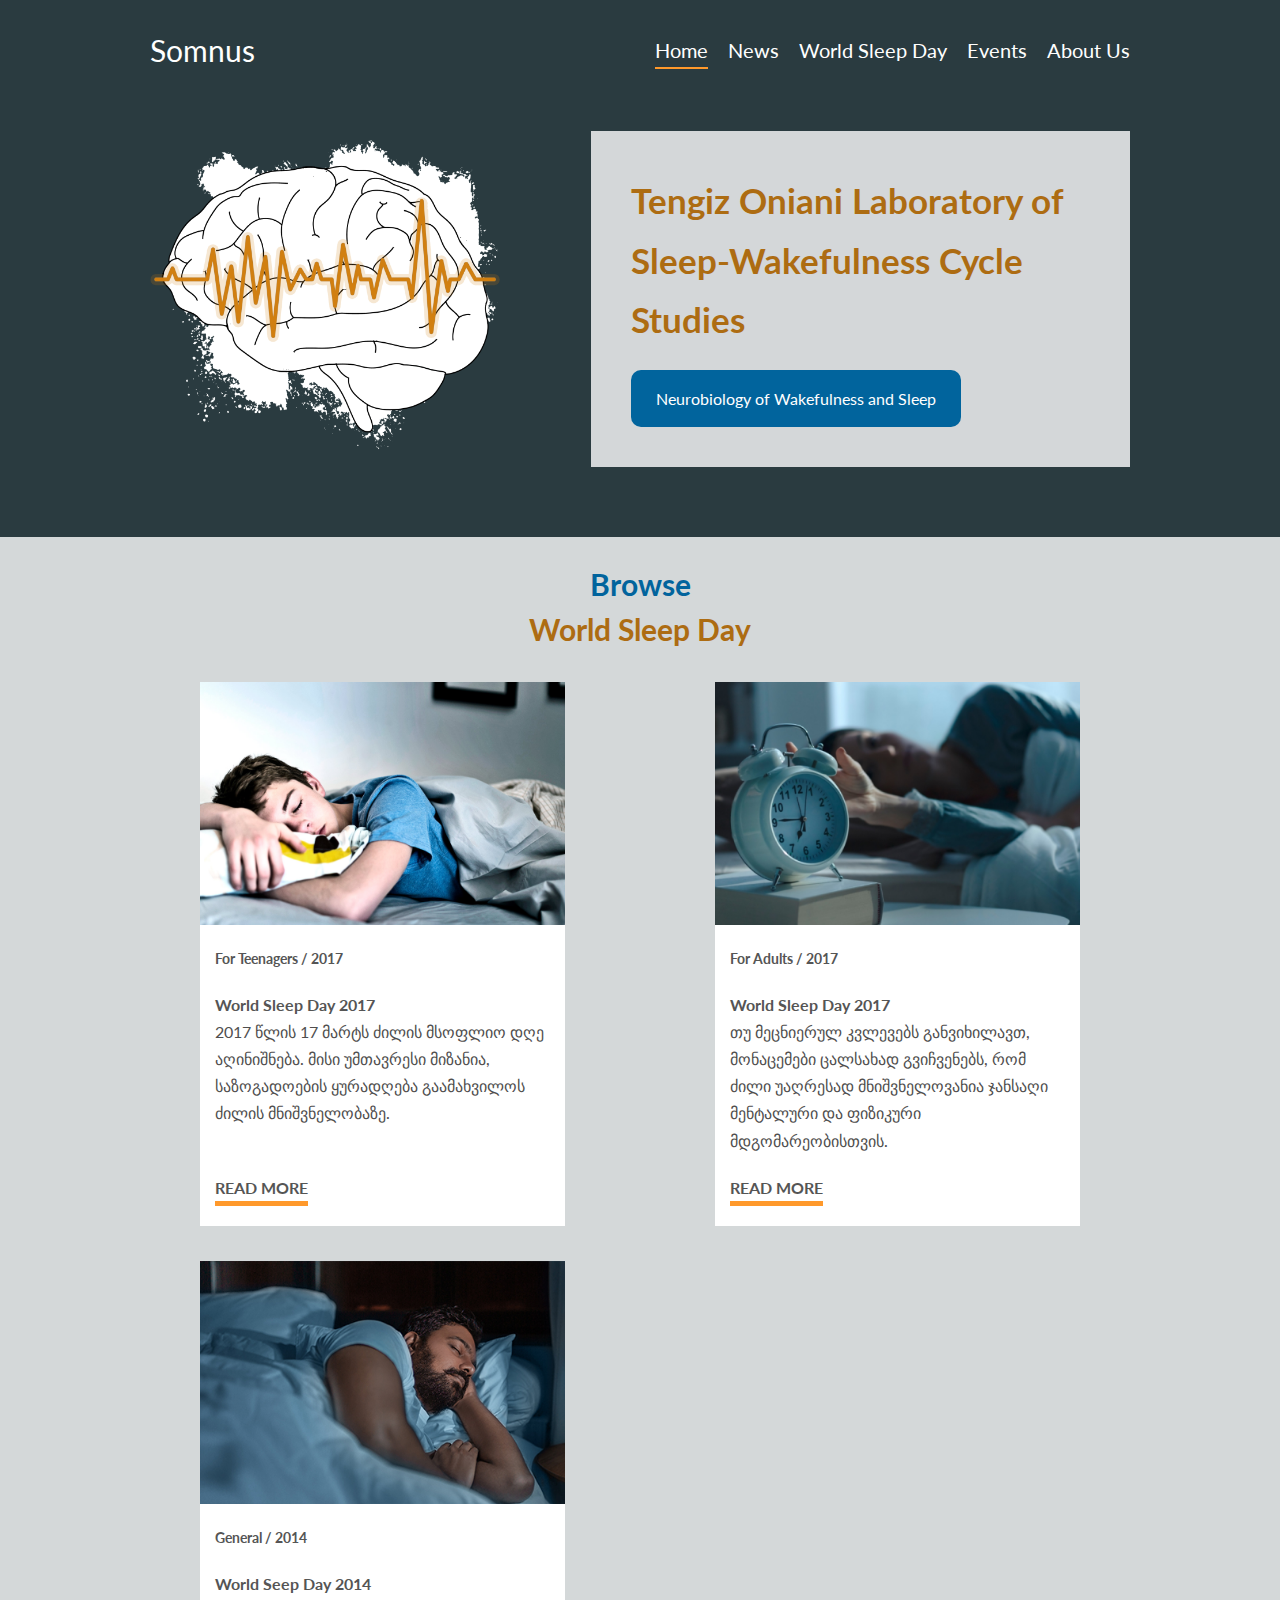
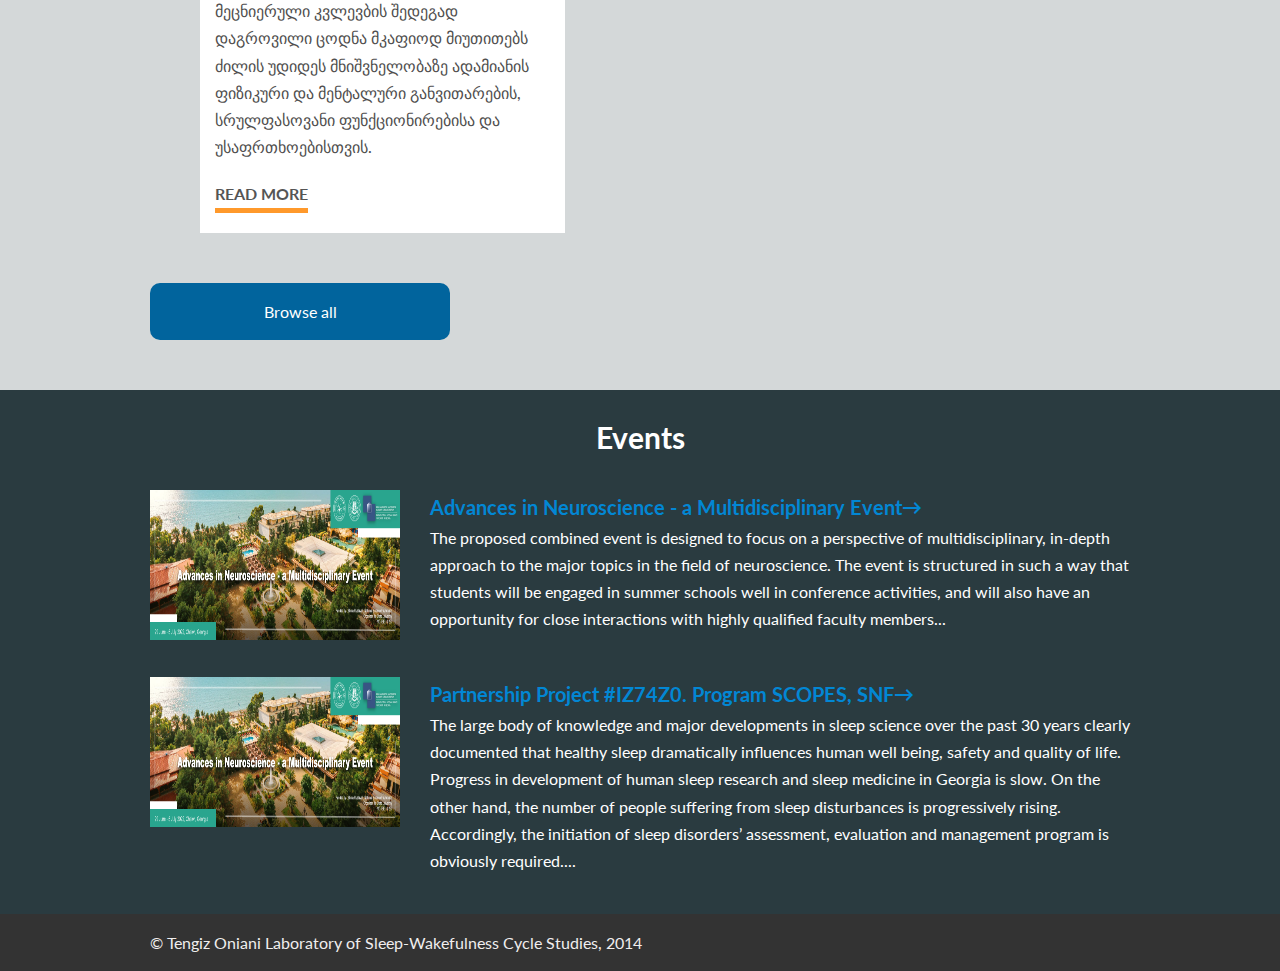
<file: index.html>
<!DOCTYPE html>
<html lang="en">
  <head>
    <meta charset="UTF-8" />
    <meta http-equiv="X-UA-Compatible" content="IE=edge" />
    <meta name="viewport" content="width=device-width, initial-scale=1.0" />

    <link href="https://fonts.googleapis.com/css?family=Lato:100,300,400,700,900" rel="stylesheet" />
    <link rel="stylesheet" type="text/css" href="css/main.min.css" />    

    <title>Somnus</title>
  </head>
  <body>
    <!-- Application -->
    <div class="container">

      <!-- Header -->
      <header class="header">
        <!-- Title -->
        <div class="header__logo-box">
          <span class="header__text">Somnus</span>
        </div>

        <!-- Navbar -->
        <nav class="navigation">
          <ul class="navigation__list">
            <li class="navigation__item navigation__item--active"><a href="index.html" class="navigation__link">Home</a></li>
            <li class="navigation__item"><a href="news.html" class="navigation__link">News</a></li>
            <li class="navigation__item"><a href="wsds.html" class="navigation__link">World Sleep Day</a></li>
            <li class="navigation__item"><a href="#events" class="navigation__link">Events</a></li>
            <li class="navigation__item"><a href="#" class="navigation__link">About Us</a></li>
          </ul>
        </nav>
      </header>
      <header class="header-fixed" id="fixed-header">
        <!-- Title -->
        <div class="header-fixed__logo-box">
          <span class="header-fixed__text">Somnus</span>
        </div>

        <!-- Navbar -->
        <nav class="navigation">
          <ul class="navigation__list">
            <li class="navigation__item navigation__item--active"><a href="index.html" class="navigation__link">Home</a></li>
            <li class="navigation__item"><a href="news.html" class="navigation__link">News</a></li>
            <li class="navigation__item"><a href="wsds.html" class="navigation__link">World Sleep Day</a></li>
            <li class="navigation__item"><a href="#events" class="navigation__link">Events</a></li>
            <li class="navigation__item"><a href="#" class="navigation__link">About Us</a></li>
          </ul>
        </nav>
      </header>

      <!-- Main -->
      <main class="content">
        <!-- Home -->
        <section class="home">
          <div class="home__image-box">
            <img src="/img/White Brain.png" alt="White Brain.png" class="home__image">
          </div>
          <div class="home__content-box">
            <h2 class="home__title">Tengiz Oniani Laboratory of Sleep-Wakefulness Cycle Studies</h2>
            <a href="#" class="btn-rounded home__redirect">Neurobiology of Wakefulness and Sleep</a>
          </div>
        </section>
        <!-- Browse world sleep day -->
        <section class="world-sleep-day">
          <div class="world-sleep-day__heading">
            <h2 class="world-sleep-day__title-action">Browse</h2>
            <h2 class="world-sleep-day__title">World Sleep Day</h2>
          </div>
          <div class="carousel">
            <div class="carousel__item">
              <div class="carousel__image-box">
                <img src="/img/wsd-teenager.png" alt="wsd-baby.png" class="carousel__image">
              </div>
              <div class="carousel__content">
                <div class="carousel__label">For Teenagers / 2017</div>
                <h4 class="carousel__title">World Sleep Day 2017</h4>
                <p class="carousel__description">2017 წლის 17 მარტს ძილის მსოფლიო დღე აღინიშნება. მისი უმთავრესი მიზანია, საზოგადოების ყურადღება გაამახვილოს ძილის მნიშვნელობაზე.</p>
                <a href="/pdf/WSD2017T.pdf" target="_blank" class="carousel__action">Read more</a>
              </div>                
            </div>
            <div class="carousel__item">
              <div class="carousel__image-box">
                <img src="/img/wsd-adult.png" alt="wsd-baby.png" class="carousel__image">
              </div>
              <div class="carousel__content">
                <div class="carousel__label">For Adults / 2017</div>
                <h4 class="carousel__title">World Sleep Day 2017</h4>
                <p class="carousel__description">თუ მეცნიერულ კვლევებს განვიხილავთ, მონაცემები ცალსახად გვიჩვენებს, რომ ძილი უაღრესად მნიშვნელოვანია ჯანსაღი მენტალური და ფიზიკური მდგომარეობისთვის.</p>
                <a href="/pdf/WSD2017A.pdf" target="_blank" class="carousel__action">Read more</a>
              </div>                
            </div>
            <div class="carousel__item">
              <div class="carousel__image-box">
                <img src="/img/wsd-general.png" alt="wsd-baby.png" class="carousel__image">
              </div>
              <div class="carousel__content">
                <div class="carousel__label">General / 2014</div>
                <h4 class="carousel__title">World Seep Day 2014</h4>
                <p class="carousel__description">მეცნიერული კვლევბის შედეგად დაგროვილი ცოდნა მკაფიოდ მიუთითებს ძილის უდიდეს მნიშვნელობაზე ადამიანის ფიზიკური და მენტალური განვითარების, სრულფასოვანი ფუნქციონირებისა და უსაფრთხოებისთვის.</p>
                <a href="/pdf/WSD2014.pdf" target="_blank" class="carousel__action">Read more</a>
              </div>                
            </div>          
          </div>
          <a href="wsds.html" class="world-sleep-day__browse btn-rounded">Browse all</a>
        </section>
        <!-- Events -->
        <section class="events" id="events">
          <div class="events__heading">
            <h2 class="events__main-title">Events</h2>
          </div>
          <ul class="events__list">
            <li class="events__item">
              <div class="events__image-box">
                <img src="/img/cover2.png" alt="cover-2.png" class="events__image">
              </div>
              <div class="events__content">
                <a href="chaqvi.html" class="events__title">Advances in Neuroscience - a Multidisciplinary Event</a>
                <p class="events__description">The proposed combined event is designed to focus on a perspective of multidisciplinary, in-depth approach to the major topics in the field of neuroscience. The event is structured in such a way that students will be engaged in summer schools well in conference activities, and will also have an opportunity for close interactions with highly qualified faculty
                  members...</p>
              </div>
            </li>
            <li class="events__item">
              <div class="events__image-box">
                <img src="/img/cover2.png" alt="cover-1.png" class="events__image">
              </div>
              <div class="events__content">
                <a href="scopus.html" class="events__title">Partnership Project #IZ74Z0. Program SCOPES, SNF</a>
                <p class="events__description">The large body of knowledge and major developments in sleep science over the past 30 years clearly documented that healthy sleep dramatically influences human well being, safety and quality of life.

                  Progress in development of human sleep research and sleep medicine in Georgia is slow. On the other hand, the number of people suffering from sleep disturbances is progressively rising. Accordingly, the initiation of sleep disorders’ assessment, evaluation and management program is obviously required....</p>
              </div>
            </li>
          </ul>
        </section>
      </main>

      <!-- Footer -->
      <footer class="footer">
        &copy; Tengiz Oniani Laboratory of Sleep-Wakefulness Cycle Studies, 2014
      </footer>
    </div>

    <script>
      window.onscroll = function() {scrollFunction()};

      function scrollFunction() {
        if (document.body.scrollTop > 60 || document.documentElement.scrollTop > 60) {
          document.getElementById("fixed-header").style.display = "flex";
        } else {
          document.getElementById("fixed-header").style.display = "none";
        }
      }
    </script>
  </body>
</html>
</file>
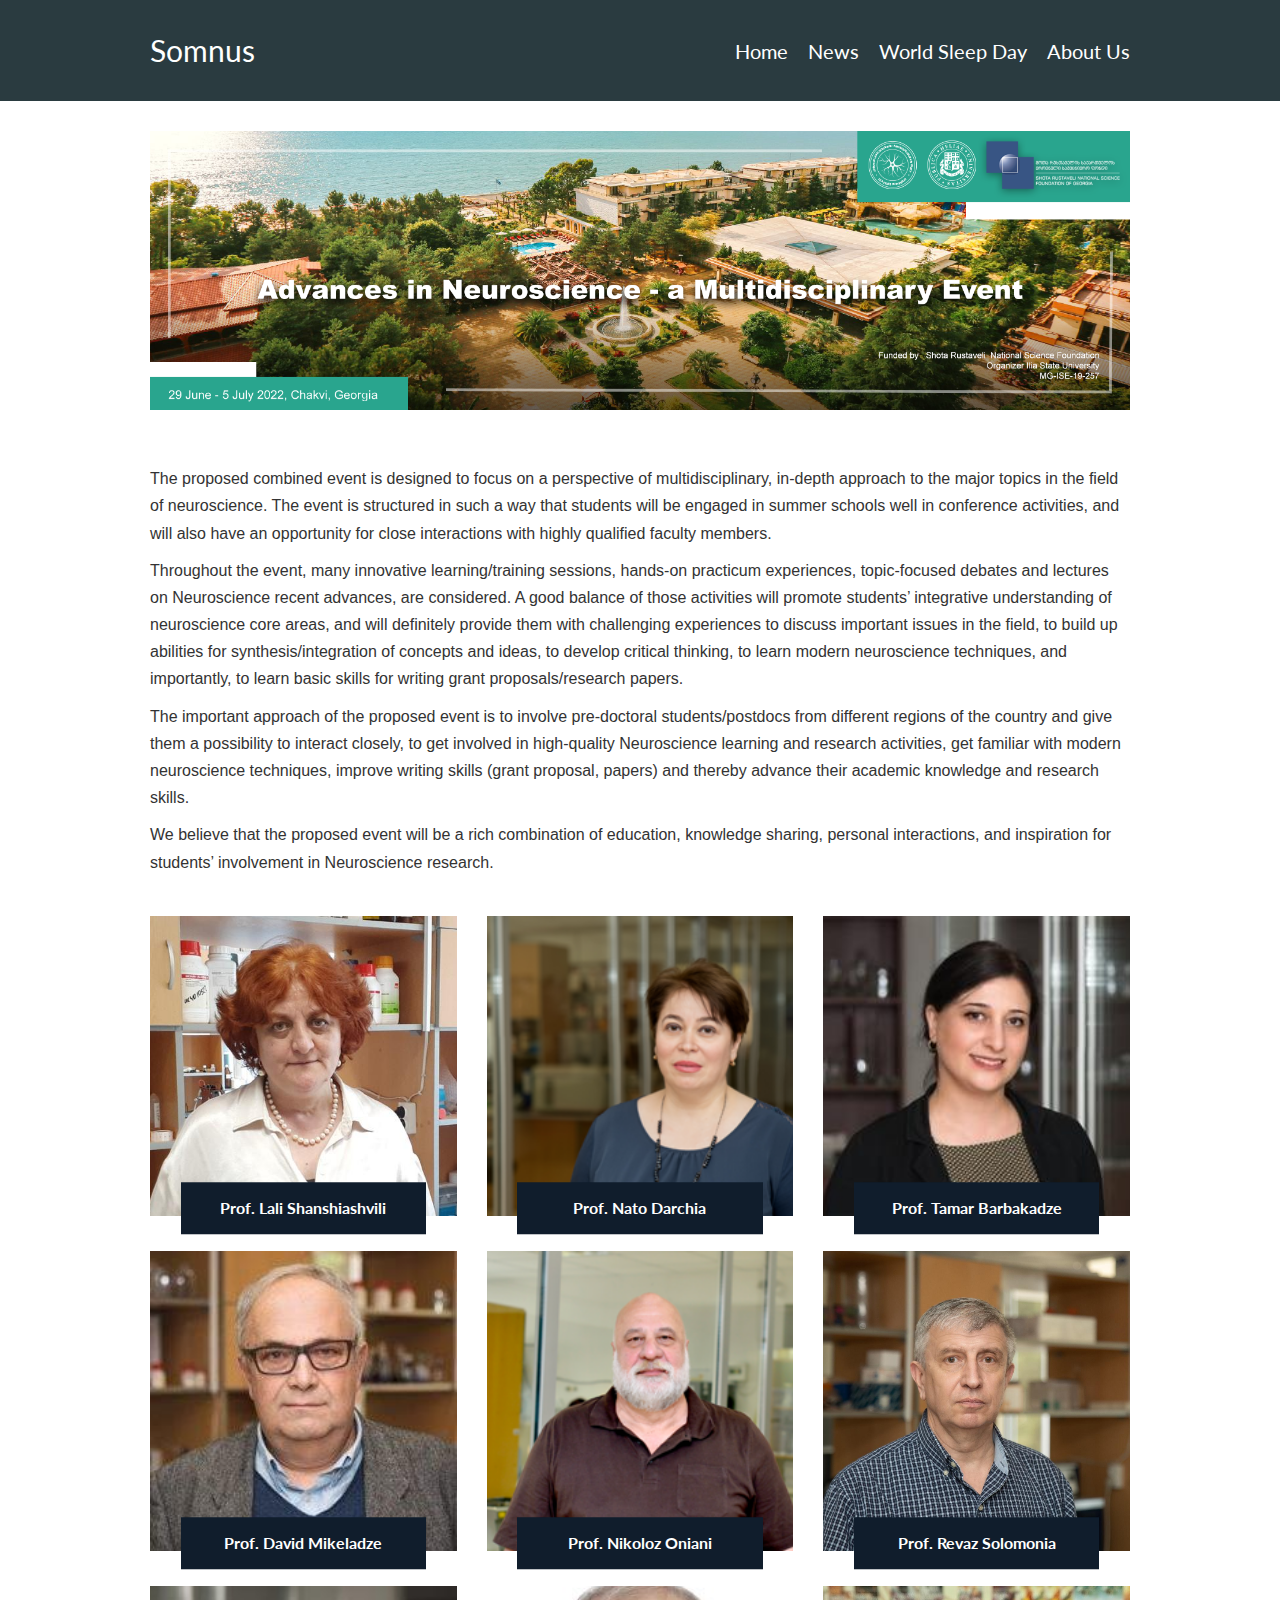
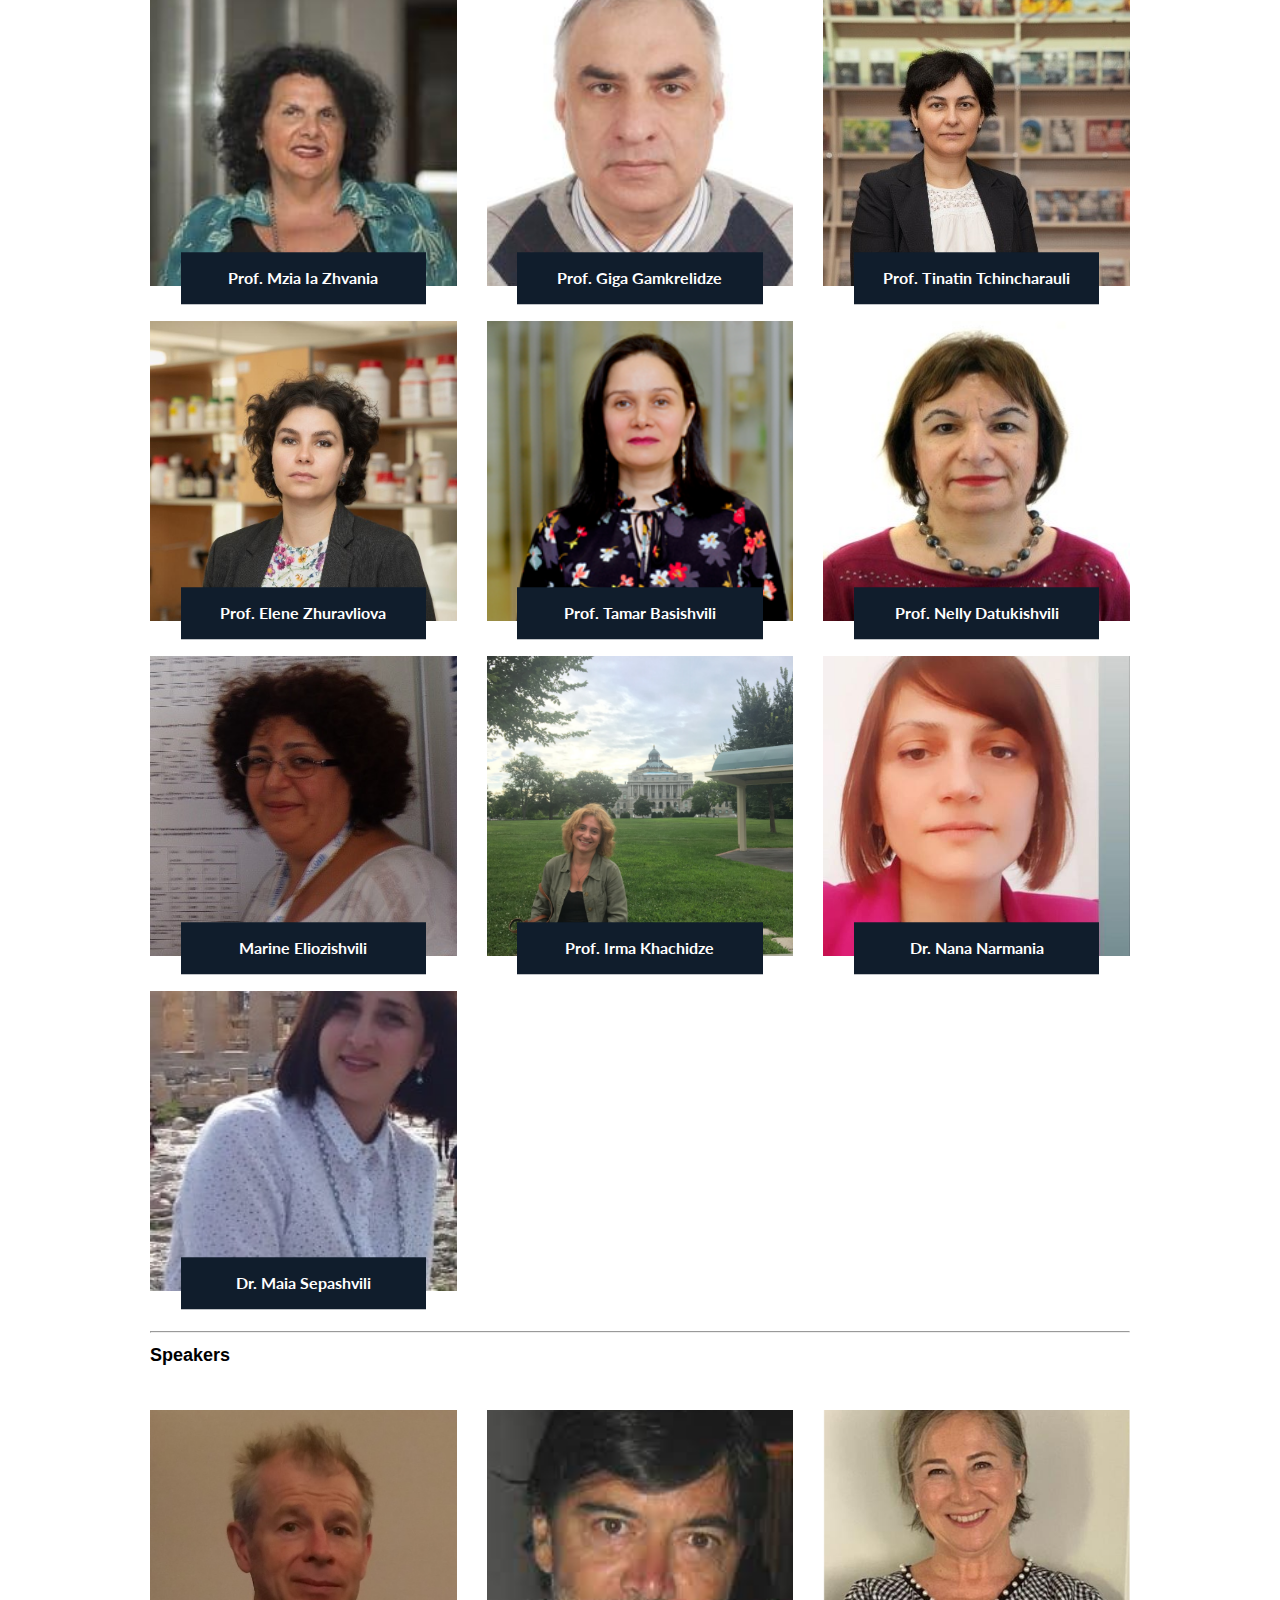
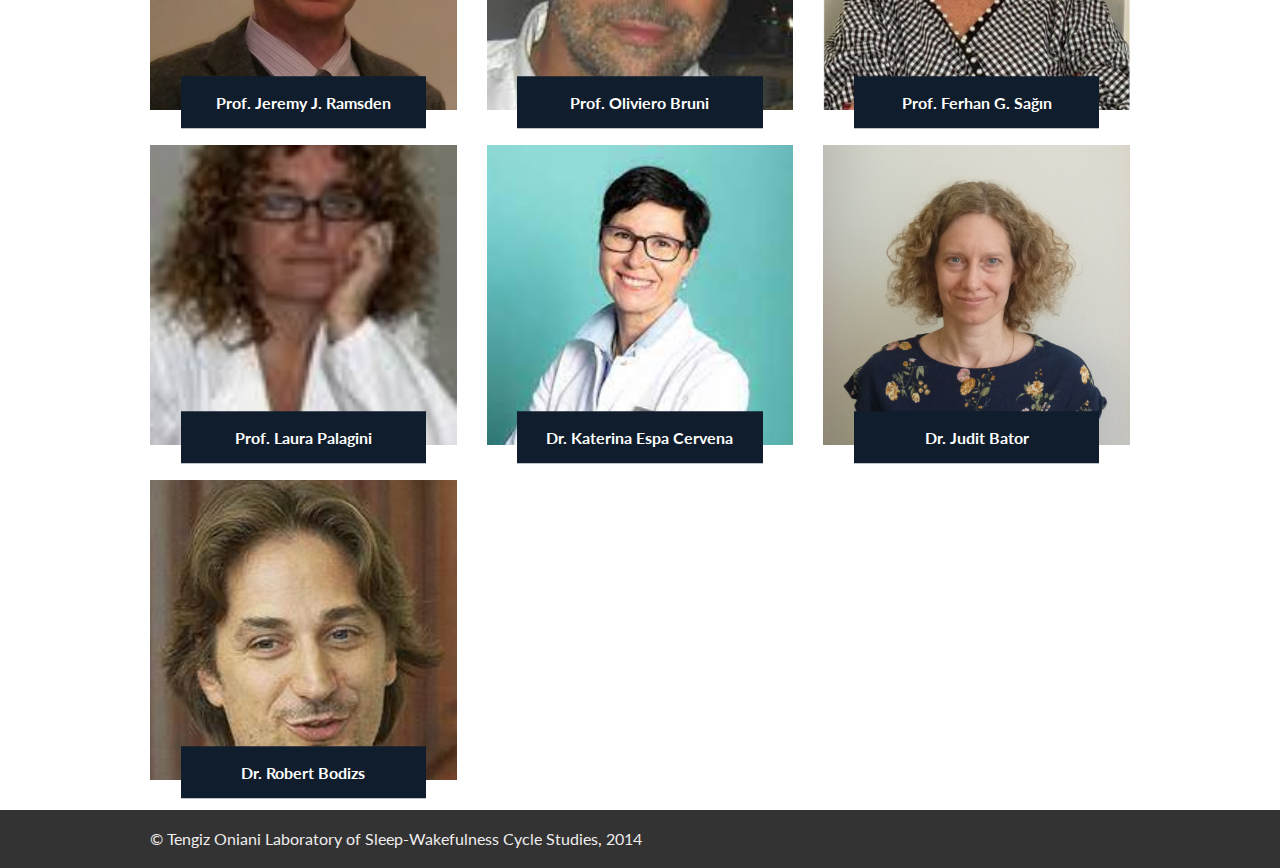
<file: chaqvi.html>
<!DOCTYPE html>
<html lang="en">
  <head>
    <meta charset="UTF-8" />
    <meta http-equiv="X-UA-Compatible" content="IE=edge" />
    <meta name="viewport" content="width=device-width, initial-scale=1.0" />

    <link href="https://fonts.googleapis.com/css?family=Lato:100,300,400,700,900" rel="stylesheet" />
    <link rel="stylesheet" type="text/css" href="css/main.min.css" />    

    <title>Somnus</title>
  </head>
  <body>
    <!-- Application -->
    <div class="container">

      <!-- Header -->
      <header class="header">
        <!-- Title -->
        <div class="header__logo-box">
          <span class="header__text">Somnus</span>
        </div>

        <!-- Navbar -->
        <nav class="navigation">
          <ul class="navigation__list">
            <li class="navigation__item"><a href="index.html" class="navigation__link">Home</a></li>
            <li class="navigation__item"><a href="index.html" class="navigation__link">News</a></li>
            <li class="navigation__item"><a href="index.html" class="navigation__link">World Sleep Day</a></li>
            <li class="navigation__item"><a href="index.html" class="navigation__link">About Us</a></li>
          </ul>
        </nav>
      </header>

      <!-- Main -->
      <main class="content">
        <div class="content__description">
          <div class="chqvi__image-box">
            <img src="/img/cover2.png" alt="cover2.png" class="chaqvi__image">
          </div>
          <p class="paragraph">
            The proposed combined event is designed to focus on a perspective of multidisciplinary, in-depth approach to the major topics in the field of neuroscience. The event is structured in such a way that students will be engaged in summer schools well in conference activities, and will also have an opportunity for close interactions with highly qualified faculty members.
          </p>
          <p class="paragraph">
            Throughout the event, many innovative learning/training sessions, hands-on practicum experiences, topic-focused debates and lectures on Neuroscience recent advances, are considered. A good balance of those activities will promote students’ integrative understanding of neuroscience core areas, and will definitely provide them with challenging experiences to discuss important issues in the field, to build up abilities for synthesis/integration of concepts and ideas, to develop critical thinking, to learn modern neuroscience techniques, and importantly, to learn basic skills for writing grant proposals/research papers.
          </p>
          <p class="paragraph">
            The important approach of the proposed event is to involve pre-doctoral students/postdocs from different regions of the country and give them a possibility to interact closely, to get involved in high-quality Neuroscience learning and research activities, get familiar with modern neuroscience techniques, improve writing skills (grant proposal, papers) and thereby advance their academic knowledge and research skills.
          </p>
          <p class="paragraph">
            We believe that the proposed event will be a rich combination of education, knowledge sharing, personal interactions, and inspiration for students’ involvement in Neuroscience research.
          </p>

          <ul class="speakers u-margin-top-medium">
            <li class="speakers__item">
              <div class="speakers__image-box">
                <img src="/chaqvi/Lali-Shanshiashvili.jpg" alt="speaker.png" class="speakers__image">
              </div>
              <div class="speakers__content">
                <h4 class="speakers__name">Prof. Lali Shanshiashvili</h4>
              </div>
            </li>
            <li class="speakers__item">
              <div class="speakers__image-box">
                <img src="/chaqvi/Nato Darchia.png" alt="speaker.png" class="speakers__image">
              </div>
              <div class="speakers__content">
                <h4 class="speakers__name">Prof. Nato Darchia</h4>
              </div>
            </li>
            <li class="speakers__item">
              <div class="speakers__image-box">
                <img src="/chaqvi/Tamar Barbaqadze.jpg" alt="speaker.png" class="speakers__image">
              </div>
              <div class="speakers__content">
                <h4 class="speakers__name">Prof. Tamar Barbakadze</h4>
              </div>
            </li>
            <li class="speakers__item">
              <div class="speakers__image-box">
                <img src="/chaqvi/David Mikeladze.jpg" alt="speaker.png" class="speakers__image">
              </div>
              <div class="speakers__content">
                <h4 class="speakers__name">Prof. David Mikeladze</h4>
              </div>
            </li>
            <li class="speakers__item">
              <div class="speakers__image-box">
                <img src="/chaqvi/Nikoloz Oniani.png" alt="speaker.png" class="speakers__image">
              </div>
              <div class="speakers__content">
                <h4 class="speakers__name">Prof. Nikoloz Oniani</h4>
              </div>
            </li>
            <li class="speakers__item">
              <div class="speakers__image-box">
                <img src="/chaqvi/Revaz Solomonia.jpg" alt="speaker.png" class="speakers__image">
              </div>
              <div class="speakers__content">
                <h4 class="speakers__name">Prof. Revaz Solomonia</h4>
              </div>
            </li>
            <li class="speakers__item">
              <div class="speakers__image-box">
                <img src="/chaqvi/Mzia Ia Zhvania.jpg" alt="speaker.png" class="speakers__image">
              </div>
              <div class="speakers__content">
                <h4 class="speakers__name">Prof. Mzia Ia Zhvania</h4>
              </div>
            </li>
            <li class="speakers__item">
              <div class="speakers__image-box">
                <img src="/chaqvi/Giga Gamkrelidze.jpg" alt="speaker.png" class="speakers__image">
              </div>
              <div class="speakers__content">
                <h4 class="speakers__name">Prof. Giga Gamkrelidze</h4>
              </div>
            </li>
            <li class="speakers__item">
              <div class="speakers__image-box">
                <img src="/chaqvi/Tinatin Chincharauli.jpg" alt="speaker.png" class="speakers__image">
              </div>
              <div class="speakers__content">
                <h4 class="speakers__name">Prof. Tinatin Tchincharauli</h4>
              </div>
            </li>
            <li class="speakers__item">
              <div class="speakers__image-box">
                <img src="/chaqvi/Elene Zhuravliova.jpg" alt="speaker.png" class="speakers__image">
              </div>
              <div class="speakers__content">
                <h4 class="speakers__name">Prof. Elene Zhuravliova</h4>
              </div>
            </li>
            <li class="speakers__item">
              <div class="speakers__image-box">
                <img src="/chaqvi/Tamar Basishvili.png" alt="speaker.png" class="speakers__image">
              </div>
              <div class="speakers__content">
                <h4 class="speakers__name">Prof. Tamar Basishvili</h4>
              </div>
            </li>
            <li class="speakers__item">
              <div class="speakers__image-box">
                <img src="/chaqvi/Nelly Datukisvhili.jpg" alt="speaker.png" class="speakers__image">
              </div>
              <div class="speakers__content">
                <h4 class="speakers__name">Prof. Nelly Datukishvili</h4>
              </div>
            </li>
            <li class="speakers__item">
              <div class="speakers__image-box">
                <img src="/chaqvi/Marine Eliozishvili.jpg" alt="speaker.png" class="speakers__image">
              </div>
              <div class="speakers__content">
                <h4 class="speakers__name">Marine Eliozishvili</h4>
              </div>
            </li>
            <li class="speakers__item">
              <div class="speakers__image-box">
                <img src="/chaqvi/Irma Khachidze.png" alt="speaker.png" class="speakers__image">
              </div>
              <div class="speakers__content">
                <h4 class="speakers__name">Prof. Irma Khachidze</h4>
              </div>
            </li>
            <li class="speakers__item">
              <div class="speakers__image-box">
                <img src="/chaqvi/Nana Narmania.jpg" alt="speaker.png" class="speakers__image">
              </div>
              <div class="speakers__content">
                <h4 class="speakers__name">Dr. Nana Narmania</h4>
              </div>
            </li>
            <li class="speakers__item">
              <div class="speakers__image-box">
                <img src="/chaqvi/Maia Sepashvili.jpg" alt="speaker.png" class="speakers__image">
              </div>
              <div class="speakers__content">
                <h4 class="speakers__name">Dr. Maia Sepashvili</h4>
              </div>
            </li>
          </ul>
          <hr class="u-margin-top-medium" />
          <h3 class="heading-tertiary u-margin-bottom-medium u-margin-top-small">Speakers</h3>
          <ul class="speakers">
            <li class="speakers__item">
              <div class="speakers__image-box">
                <img src="/chaqvi/Jeremy-Ramsden.jpg" alt="speaker.png" class="speakers__image">
              </div>
              <div class="speakers__content">
                <h4 class="speakers__name">Prof. Jeremy J. Ramsden</h4>
              </div>
            </li>
            <li class="speakers__item">
              <div class="speakers__image-box">
                <img src="/chaqvi/Oliviero-Bruni.jpg" alt="speaker.png" class="speakers__image">
              </div>
              <div class="speakers__content">
                <h4 class="speakers__name">Prof. Oliviero Bruni</h4>
              </div>
            </li>
            <li class="speakers__item">
              <div class="speakers__image-box">
                <img src="/chaqvi/Ferhan-Sagin.png" alt="speaker.png" class="speakers__image">
              </div>
              <div class="speakers__content">
                <h4 class="speakers__name">Prof. Ferhan G. Sağın</h4>
              </div>
            </li>
            <li class="speakers__item">
              <div class="speakers__image-box">
                <img src="/chaqvi/Laura-Palagini.jpg" alt="speaker.png" class="speakers__image">
              </div>
              <div class="speakers__content">
                <h4 class="speakers__name">Prof. Laura Palagini</h4>
              </div>
            </li>
            <li class="speakers__item">
              <div class="speakers__image-box">
                <img src="/chaqvi/Katerina-Espa-Cervena.jpg" alt="speaker.png" class="speakers__image">
              </div>
              <div class="speakers__content">
                <h4 class="speakers__name">Dr. Katerina Espa Cervena</h4>
              </div>
            </li>
            <li class="speakers__item">
              <div class="speakers__image-box">
                <img src="/chaqvi/BatorJudit_3-rotated.jpg" alt="speaker.png" class="speakers__image">
              </div>
              <div class="speakers__content">
                <h4 class="speakers__name">Dr. Judit Bator</h4>
              </div>
            </li>
            <li class="speakers__item">
              <div class="speakers__image-box">
                <img src="/chaqvi/Robert-Bodizs.jpg" alt="speaker.png" class="speakers__image">
              </div>
              <div class="speakers__content">
                <h4 class="speakers__name">Dr. Robert Bodizs</h4>
              </div>
            </li>
          </ul>
        </div>
      </main>

      <!-- Footer -->
      <footer class="footer">
        &copy; Tengiz Oniani Laboratory of Sleep-Wakefulness Cycle Studies, 2014
      </footer>
    </div>

    <script>
      window.onscroll = function() {scrollFunction()};

      function scrollFunction() {
        if (document.body.scrollTop > 60 || document.documentElement.scrollTop > 60) {
          document.getElementById("fixed-header").style.display = "flex";
        } else {
          document.getElementById("fixed-header").style.display = "none";
        }
      }
    </script>
  </body>
</html>
</file>
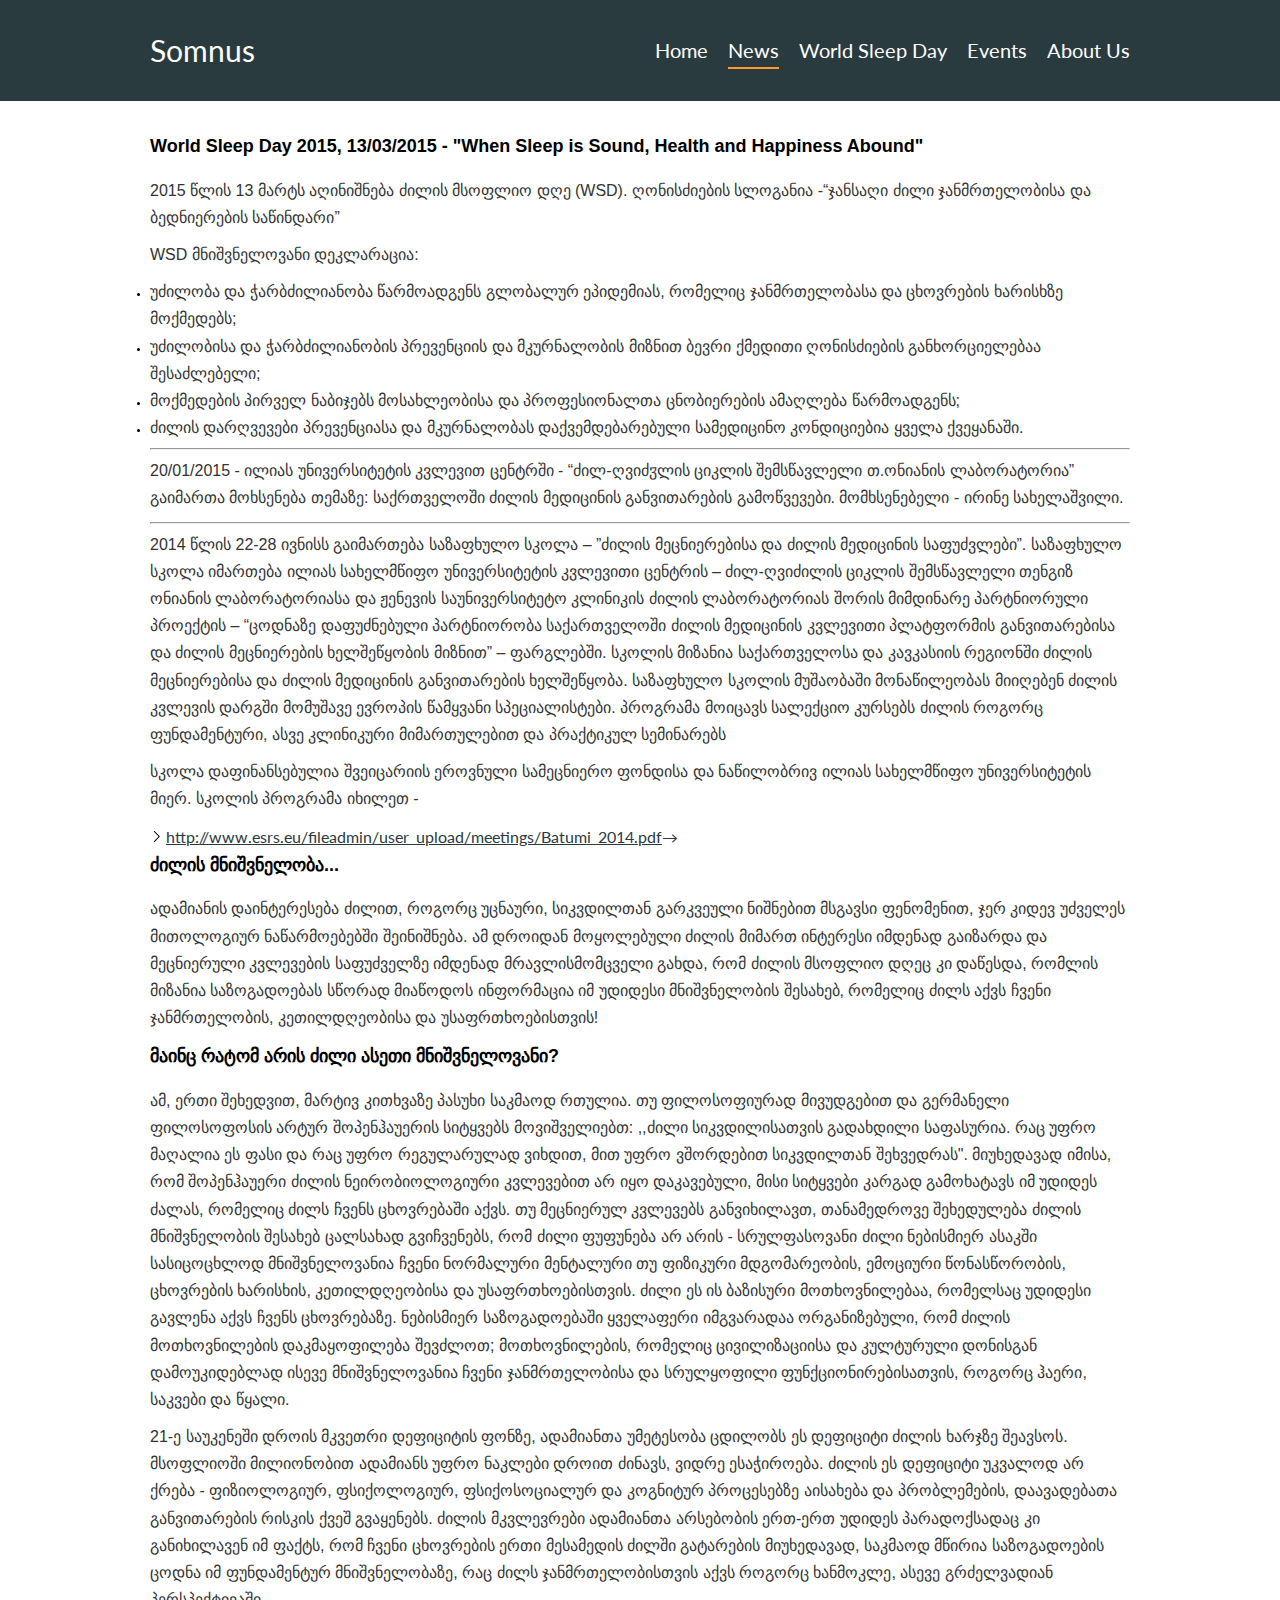
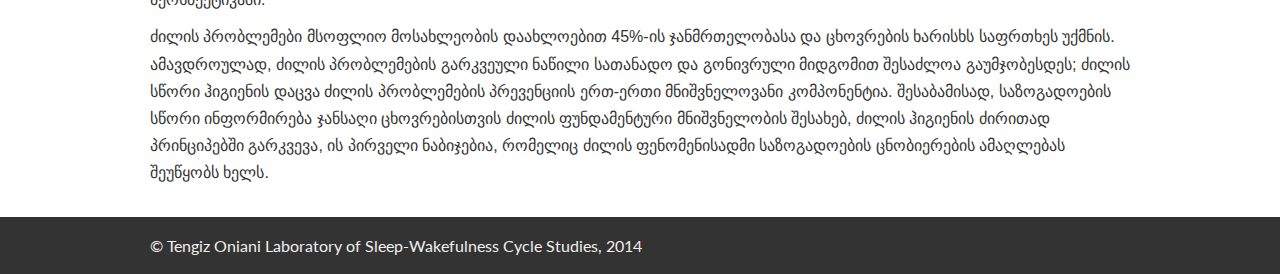
<file: news.html>
<!DOCTYPE html>
<html lang="en">
  <head>
    <meta charset="UTF-8" />
    <meta http-equiv="X-UA-Compatible" content="IE=edge" />
    <meta name="viewport" content="width=device-width, initial-scale=1.0" />

    <link href="https://fonts.googleapis.com/css?family=Lato:100,300,400,700,900" rel="stylesheet" />
    <link rel="stylesheet" type="text/css" href="css/main.min.css" />    

    <title>Somnus | News</title>
  </head>
  <body>
    <!-- Application -->
    <div class="container">

      <!-- Header -->
      <header class="header">
        <!-- Title -->
        <div class="header__logo-box">
          <span class="header__text">Somnus</span>
        </div>

        <!-- Navbar -->
        <nav class="navigation">
          <ul class="navigation__list">
            <li class="navigation__item"><a href="index.html" class="navigation__link">Home</a></li>
            <li class="navigation__item navigation__item--active"><a href="news.html" class="navigation__link">News</a></li>
            <li class="navigation__item"><a href="wsds.html" class="navigation__link">World Sleep Day</a></li>
            <li class="navigation__item"><a href="index.html#events" class="navigation__link">Events</a></li>
            <li class="navigation__item"><a href="#" class="navigation__link">About Us</a></li>
          </ul>
        </nav>
      </header>

      <!-- Main -->
      <main class="content">
        <div class="content__description">
          <h3 class="heading-tertiary">
            World Sleep Day 2015, 13/03/2015 - "When Sleep is Sound, Health
            and Happiness Abound"
          </h3>
        
          <p class="paragraph">
            2015 წლის 13 მარტს აღინიშნება ძილის მსოფლიო დღე (WSD). ღონისძიების
            სლოგანია -“ჯანსაღი ძილი ჯანმრთელობისა და ბედნიერების საწინდარი”
          </p>
        
          <p class="paragraph">WSD მნიშვნელოვანი დეკლარაცია:</p>
        
          <ul>
            <li>
              <p class="paragraph">
                უძილობა და ჭარბძილიანობა წარმოადგენს გლობალურ ეპიდემიას,
                რომელიც ჯანმრთელობასა და ცხოვრების ხარისხზე მოქმედებს;
              </p>
            </li>
            <li>
              <p class="paragraph">
                უძილობისა და ჭარბძილიანობის პრევენციის და მკურნალობის მიზნით
                ბევრი ქმედითი ღონისძიების განხორციელებაა შესაძლებელი;
              </p>
            </li>
            <li>
              <p class="paragraph">
                მოქმედების პირველ ნაბიჯებს მოსახლეობისა და პროფესიონალთა
                ცნობიერების ამაღლება წარმოადგენს;
              </p>
            </li>
            <li>
              <p class="paragraph">
                ძილის დარღვევები პრევენციასა და მკურნალობას დაქვემდებარებული
                სამედიცინო კონდიციებია ყველა ქვეყანაში.
              </p>
            </li>
          </ul>
        
          <hr />
        
          <p class="paragraph">
            20/01/2015 - ილიას უნივერსიტეტის კვლევით ცენტრში - “ძილ-ღვიძჳლის
            ციკლის შემსწავლელი თ.ონიანის ლაბორატორია” გაიმართა მოხსენება
            თემაზე: საქრთველოში ძილის მედიცინის განვითარების გამოწვევები.
            მომხსენებელი - ირინე სახელაშვილი.
          </p>
        
          <hr />
        
          <p class="paragraph">
            2014 წლის 22-28 ივნისს გაიმართება საზაფხულო სკოლა – ”ძილის
            მეცნიერებისა და ძილის მედიცინის საფუძვლები”. საზაფხულო სკოლა
            იმართება ილიას სახელმწიფო უნივერსიტეტის კვლევითი ცენტრის –
            ძილ-ღვიძილის ციკლის შემსწავლელი თენგიზ ონიანის ლაბორატორიასა და
            ჟენევის საუნივერსიტეტო კლინიკის ძილის ლაბორატორიას შორის მიმდინარე
            პარტნიორული პროექტის – “ცოდნაზე დაფუძნებული პარტნიორობა
            საქართველოში ძილის მედიცინის კვლევითი პლატფორმის განვითარებისა და
            ძილის მეცნიერების ხელშეწყობის მიზნით” – ფარგლებში. სკოლის მიზანია
            საქართველოსა და კავკასიის რეგიონში ძილის მეცნიერებისა და ძილის
            მედიცინის განვითარების ხელშეწყობა. საზაფხულო სკოლის მუშაობაში
            მონაწილეობას მიიღებენ ძილის კვლევის დარგში მომუშავე ევროპის
            წამყვანი სპეციალისტები. პროგრამა მოიცავს სალექციო კურსებს ძილის
            როგორც ფუნდამენტური, ასვე კლინიკური მიმართულებით და პრაქტიკულ
            სემინარებს
          </p>
        
          <p class="paragraph">
            სკოლა დაფინანსებულია შვეიცარიის ეროვნული სამეცნიერო ფონდისა და
            ნაწილობრივ ილიას სახელმწიფო უნივერსიტეტის მიერ. სკოლის პროგრამა
            იხილეთ -
          </p>
        
          <a href="http://esrs.eu/fileadmin/user_upload/meetings/Batumi_2014.pdf" class="redirect-link">http://www.esrs.eu/fileadmin/user_upload/meetings/Batumi_2014.pdf</a>
          
          <h3 class="heading-tertiary">ძილის მნიშვნელობა...</h3>
        
          <p class="paragraph">
            ადამიანის დაინტერესება ძილით, როგორც უცნაური, სიკვდილთან გარკვეული
            ნიშნებით მსგავსი ფენომენით, ჯერ კიდევ უძველეს მითოლოგიურ
            ნაწარმოებებში შეინიშნება. ამ დროიდან მოყოლებული ძილის მიმართ
            ინტერესი იმდენად გაიზარდა და მეცნიერული კვლევების საფუძველზე
            იმდენად მრავლისმომცველი გახდა, რომ ძილის მსოფლიო დღეც კი დაწესდა,
            რომლის მიზანია საზოგადოებას სწორად მიაწოდოს ინფორმაცია იმ უდიდესი
            მნიშვნელობის შესახებ, რომელიც ძილს აქვს ჩვენი ჯანმრთელობის,
            კეთილდღეობისა და უსაფრთხოებისთვის!
          </p>
        
          <h3 class="heading-tertiary">
            მაინც რატომ არის ძილი ასეთი მნიშვნელოვანი?
          </h3>
        
          <p class="paragraph">
            ამ, ერთი შეხედვით, მარტივ კითხვაზე პასუხი საკმაოდ რთულია. თუ
            ფილოსოფიურად მივუდგებით და გერმანელი ფილოსოფოსის არტურ
            შოპენჰაუერის სიტყვებს მოვიშველიებთ: ,,ძილი სიკვდილისათვის
            გადახდილი საფასურია. რაც უფრო მაღალია ეს ფასი და რაც უფრო
            რეგულარულად ვიხდით, მით უფრო ვშორდებით სიკვდილთან შეხვედრას".
            მიუხედავად იმისა, რომ შოპენჰაუერი ძილის ნეირობიოლოგიური კვლევებით
            არ იყო დაკავებული, მისი სიტყვები კარგად გამოხატავს იმ უდიდეს
            ძალას, რომელიც ძილს ჩვენს ცხოვრებაში აქვს. თუ მეცნიერულ კვლევებს
            განვიხილავთ, თანამედროვე შეხედულება ძილის მნიშვნელობის შესახებ
            ცალსახად გვიჩვენებს, რომ ძილი ფუფუნება არ არის - სრულფასოვანი ძილი
            ნებისმიერ ასაკში სასიცოცხლოდ მნიშვნელოვანია ჩვენი ნორმალური
            მენტალური თუ ფიზიკური მდგომარეობის, ემოციური წონასწორობის,
            ცხოვრების ხარისხის, კეთილდღეობისა და უსაფრთხოებისთვის. ძილი ეს ის
            ბაზისური მოთხოვნილებაა, რომელსაც უდიდესი გავლენა აქვს ჩვენს
            ცხოვრებაზე. ნებისმიერ საზოგადოებაში ყველაფერი იმგვარადაა
            ორგანიზებული, რომ ძილის მოთხოვნილების დაკმაყოფილება შევძლოთ;
            მოთხოვნილების, რომელიც ცივილიზაციისა და კულტურული დონისგან
            დამოუკიდებლად ისევე მნიშვნელოვანია ჩვენი ჯანმრთელობისა და
            სრულყოფილი ფუნქციონირებისათვის, როგორც ჰაერი, საკვები და წყალი.
          </p>
        
          <p class="paragraph">
            21-ე საუკენეში დროის მკვეთრი დეფიციტის ფონზე, ადამიანთა უმეტესობა
            ცდილობს ეს დეფიციტი ძილის ხარჯზე შეავსოს. მსოფლიოში მილიონობით
            ადამიანს უფრო ნაკლები დროით ძინავს, ვიდრე ესაჭიროება. ძილის ეს
            დეფიციტი უკვალოდ არ ქრება - ფიზიოლოგიურ, ფსიქოლოგიურ,
            ფსიქოსოციალურ და კოგნიტურ პროცესებზე აისახება და პრობლემების,
            დაავადებათა განვითარების რისკის ქვეშ გვაყენებს. ძილის მკვლევრები
            ადამიანთა არსებობის ერთ-ერთ უდიდეს პარადოქსადაც კი განიხილავენ იმ
            ფაქტს, რომ ჩვენი ცხოვრების ერთი მესამედის ძილში გატარების
            მიუხედავად, საკმაოდ მწირია საზოგადოების ცოდნა იმ ფუნდამენტურ
            მნიშვნელობაზე, რაც ძილს ჯანმრთელობისთვის აქვს როგორც ხანმოკლე,
            ასევე გრძელვადიან პერსპექტივაში.
          </p>
        
          <p class="paragraph">
            ძილის პრობლემები მსოფლიო მოსახლეობის დაახლოებით 45%-ის
            ჯანმრთელობასა და ცხოვრების ხარისხს საფრთხეს უქმნის. ამავდროულად,
            ძილის პრობლემების გარკვეული ნაწილი სათანადო და გონივრული მიდგომით
            შესაძლოა გაუმჯობესდეს; ძილის სწორი ჰიგიენის დაცვა ძილის
            პრობლემების პრევენციის ერთ-ერთი მნიშვნელოვანი კომპონენტია.
            შესაბამისად, საზოგადოების სწორი ინფორმირება ჯანსაღი ცხოვრებისთვის
            ძილის ფუნდამენტური მნიშვნელობის შესახებ, ძილის ჰიგიენის ძირითად
            პრინციპებში გარკვევა, ის პირველი ნაბიჯებია, რომელიც ძილის
            ფენომენისადმი საზოგადოების ცნობიერების ამაღლებას შეუწყობს ხელს.
          </p>
        </div>
      </main>

      <!-- Footer -->
      <footer class="footer">
        &copy; Tengiz Oniani Laboratory of Sleep-Wakefulness Cycle Studies, 2014
      </footer>
    </div>
  </body>
</html>
</file>
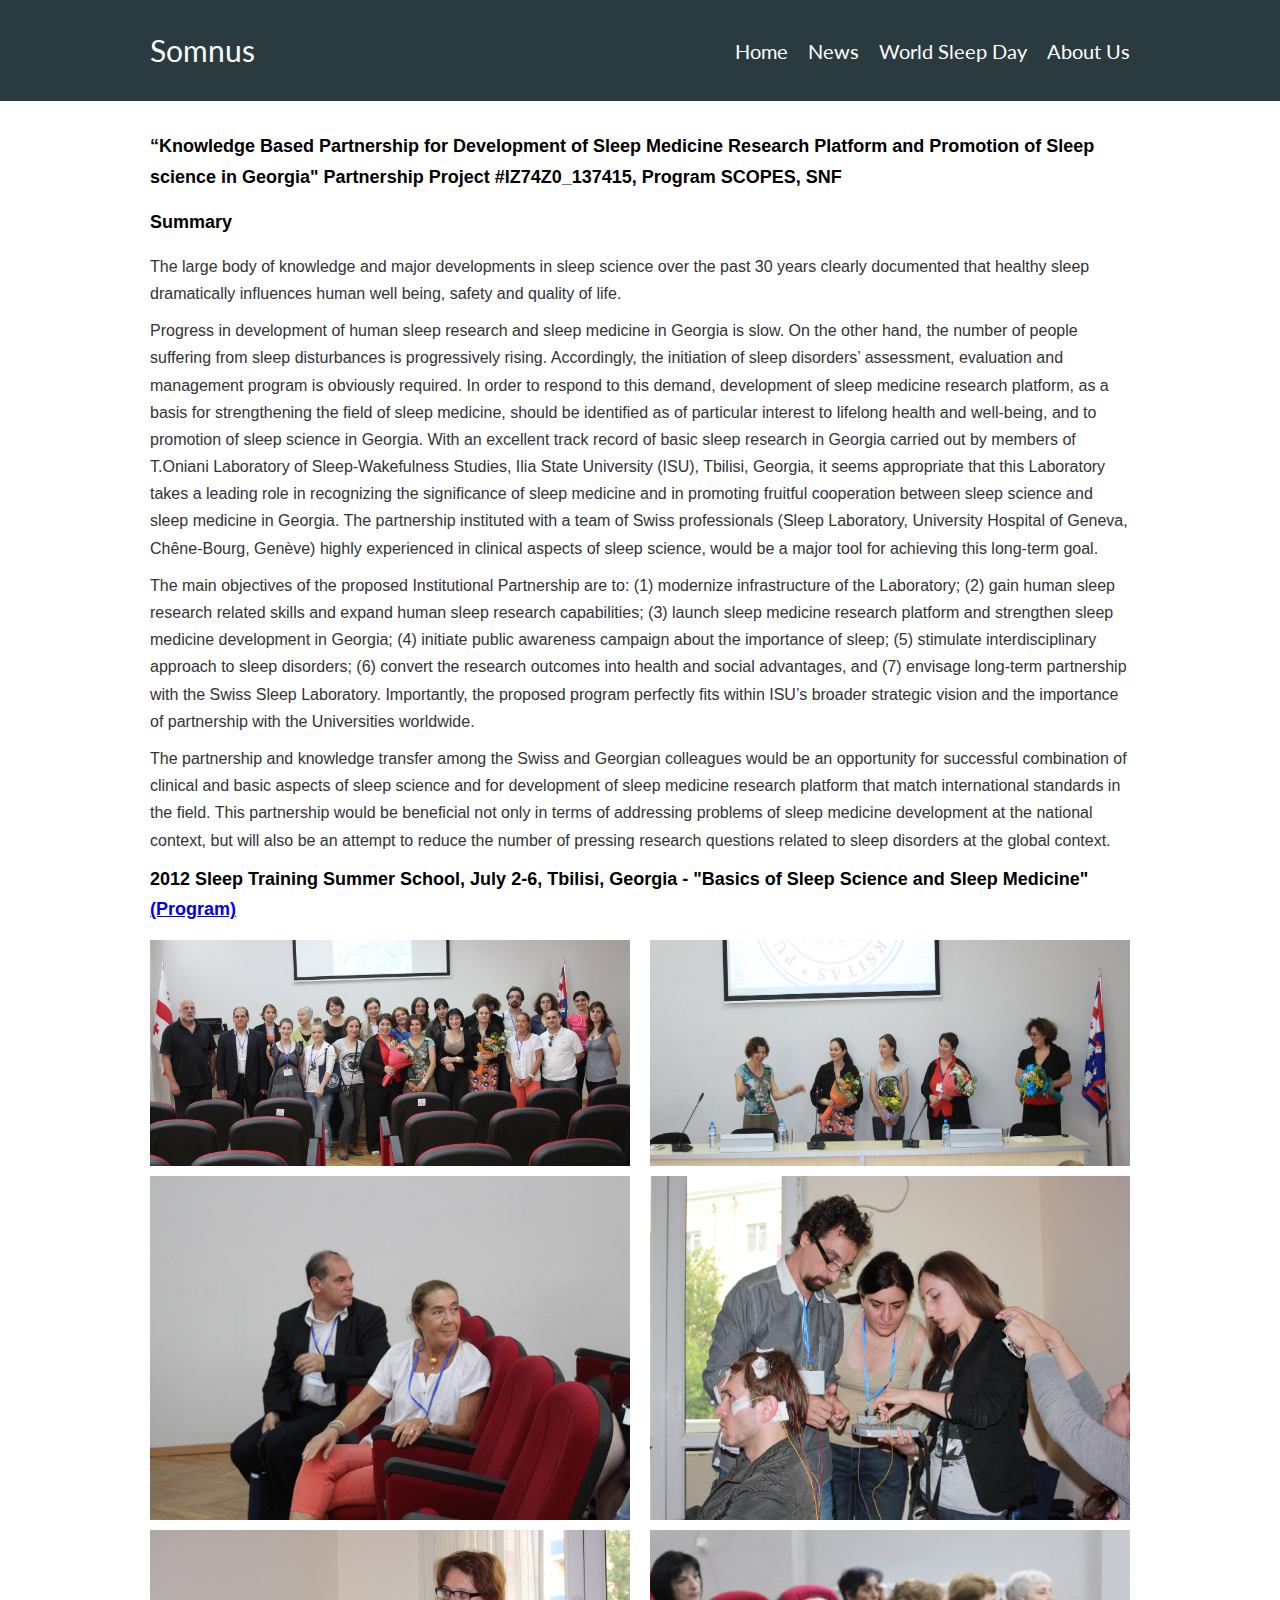
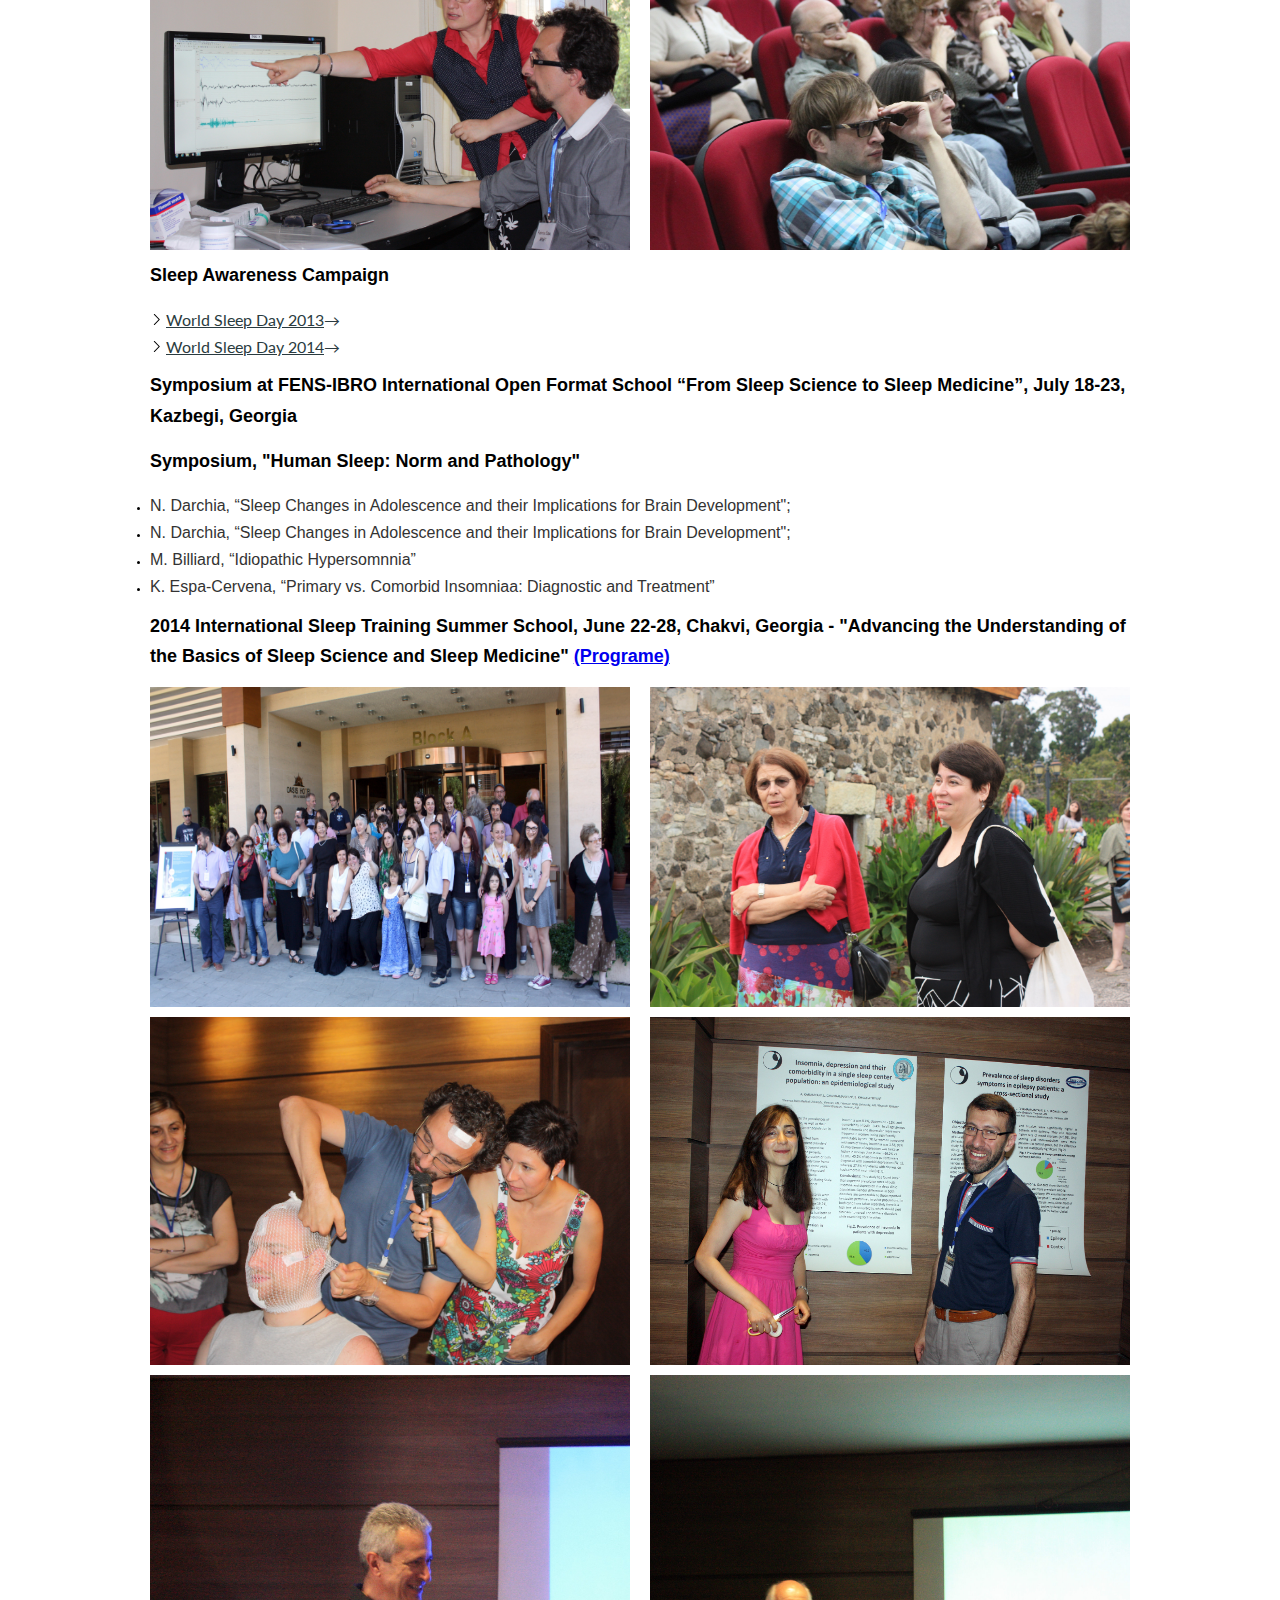
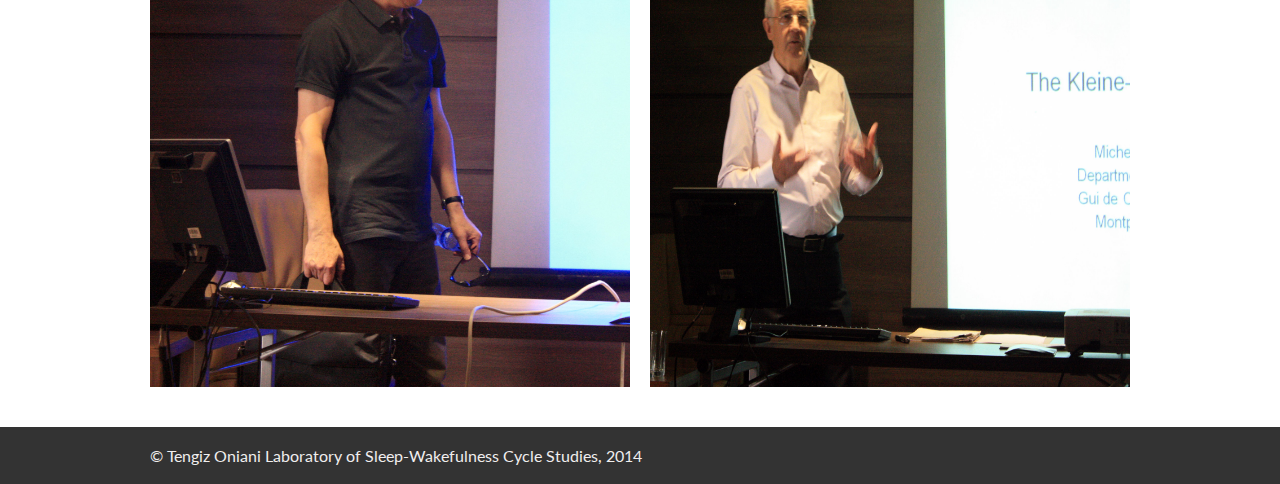
<file: scopus.html>
<!DOCTYPE html>
<html lang="en">
  <head>
    <meta charset="UTF-8" />
    <meta http-equiv="X-UA-Compatible" content="IE=edge" />
    <meta name="viewport" content="width=device-width, initial-scale=1.0" />

    <link href="https://fonts.googleapis.com/css?family=Lato:100,300,400,700,900" rel="stylesheet" />
    <link rel="stylesheet" type="text/css" href="css/main.min.css" />    

    <title>Somnus | Scopus</title>
  </head>
  <body>
    <!-- Application -->
    <div class="container">

      <!-- Header -->
      <header class="header">
        <!-- Title -->
        <div class="header__logo-box">
          <span class="header__text">Somnus</span>
        </div>

        <!-- Navbar -->
        <nav class="navigation">
          <ul class="navigation__list">
            <li class="navigation__item"><a href="index.html" class="navigation__link">Home</a></li>
            <li class="navigation__item"><a href="news.html" class="navigation__link">News</a></li>
            <li class="navigation__item"><a href="wsds.html" class="navigation__link">World Sleep Day</a></li>
            <li class="navigation__item"><a href="#" class="navigation__link">About Us</a></li>
          </ul>
        </nav>
      </header>

      <!-- Main -->
      <main class="content">
        <div class="content__description">
          <h3 class="heading-tertiary">
            “Knowledge Based Partnership for Development of Sleep Medicine Research Platform and Promotion of Sleep science in Georgia"
        Partnership Project #IZ74Z0_137415, Program SCOPES, SNF
          </h3>
        
          <h3 class="heading-tertiary">Summary</h3>
        
          <p class="paragraph">
            The large body of knowledge and major developments in sleep science over the past 30 years clearly documented that healthy sleep dramatically influences human well being, safety and quality of life.
          </p>
        
          <p class="paragraph">
            Progress in development of human sleep research and sleep medicine in Georgia is slow. On the other hand, the number of people suffering from sleep disturbances is progressively rising. Accordingly, the initiation of sleep disorders’ assessment, evaluation and management program is obviously required. In order to respond to this demand, development of sleep medicine research platform, as a basis for strengthening the field of sleep medicine, should be identified as of particular interest to lifelong health and well-being, and to promotion of sleep science in Georgia. With an excellent track record of basic sleep research in Georgia carried out by members of T.Oniani Laboratory of Sleep-Wakefulness Studies, Ilia State University (ISU), Tbilisi, Georgia, it seems appropriate that this Laboratory takes a leading role in recognizing the significance of sleep medicine and in promoting fruitful cooperation between sleep science and sleep medicine in Georgia. The partnership instituted with a team of Swiss professionals (Sleep Laboratory, University Hospital of Geneva, Chêne-Bourg, Genève) highly experienced in clinical aspects of sleep science, would be a major tool for achieving this long-term goal.
          </p>
        
          <p class="paragraph">
            The main objectives of the proposed Institutional Partnership are to: (1) modernize infrastructure of the Laboratory; (2) gain human sleep research related skills and expand human sleep research capabilities; (3) launch sleep medicine research platform and strengthen sleep medicine development in Georgia; (4) initiate public awareness campaign about the importance of sleep; (5) stimulate interdisciplinary approach to sleep disorders; (6) convert the research outcomes into health and social advantages, and (7) envisage long-term partnership with the Swiss Sleep Laboratory. Importantly, the proposed program perfectly fits within ISU’s broader strategic vision and the importance of partnership with the Universities worldwide.
          </p>
        
          <p class="paragraph">
            The partnership and knowledge transfer among the Swiss and Georgian colleagues would be an opportunity for successful combination of clinical and basic aspects of sleep science and for development of sleep medicine research platform that match international standards in the field. This partnership would be beneficial not only in terms of addressing problems of sleep medicine development at the national context, but will also be an attempt to reduce the number of pressing research questions related to sleep disorders at the global context.
          </p>
        
          <h3 class="heading-tertiary">2012 Sleep Training Summer School, July 2-6, Tbilisi, Georgia - "Basics of Sleep Science and Sleep Medicine" <a href="pdf/2012school.pdf">(Program)</a></h3>
        
          <div class="gallery">
            <img src="2012/n001.jpg" alt="Photo 1" class="gallery__photo">
            <img src="2012/n002.jpg" alt="Photo 2" class="gallery__photo">
            <img src="2012/n003.jpg" alt="Photo 3" class="gallery__photo">
            <img src="2012/n004.jpg" alt="Photo 4" class="gallery__photo">
            <img src="2012/n005.jpg" alt="Photo 5" class="gallery__photo">
            <img src="2012/n006.jpg" alt="Photo 6" class="gallery__photo">
          </div>
          
          <h3 class="heading-tertiary">Sleep Awareness Campaign</h3>
        
          <ul class="list">
            <li><a href="pdf/WSD20133" class="redirect-link">World Sleep Day 2013</a></li>
            <li><a href="pdf/WSD2014" class="redirect-link">World Sleep Day 2014</a></li>
          </ul>
        
          <h3 class="heading-tertiary">
            Symposium at FENS-IBRO International Open Format School “From Sleep Science to Sleep Medicine”, July 18-23, Kazbegi, Georgia
          </h3>
        
          <h3 class="heading-tertiary">Symposium, "Human Sleep: Norm and Pathology"</h3>
        
          <ul class="list list--decorated">
            <li><p class="paragraph">N. Darchia, “Sleep Changes in Adolescence and their Implications for Brain Development";</p></li>
            <li><p class="paragraph">N. Darchia, “Sleep Changes in Adolescence and their Implications for Brain Development";</p></li>
            <li><p class="paragraph">M. Billiard, “Idiopathic Hypersomnnia”</p></li>
            <li><p class="paragraph">K. Espa-Cervena, “Primary vs. Comorbid Insomniaa: Diagnostic and Treatment”</p></li>
          </ul>
        
          <h3 class="heading-tertiary">
            2014 International Sleep Training Summer School, June 22-28, Chakvi, Georgia - "Advancing the Understanding of the Basics of Sleep Science and Sleep Medicine" <a href="(Programe)">(Programe)</a>
          </h3>
        
          <div class="gallery">
            <img src="2014/z002.jpg" alt="Photo 2" class="gallery__photo">
            <img src="2014/z004.jpg" alt="Photo 4" class="gallery__photo">
            <img src="2014/z10.jpg" alt="Photo 10" class="gallery__photo">
            <img src="2014/z001.jpg" alt="Photo 1" class="gallery__photo">
            <img src="2014/z009.jpg" alt="Photo 9" class="gallery__photo">
            <img src="2014/z006.jpg" alt="Photo 6" class="gallery__photo">
          </div>
        </div>
      </main>

      <!-- Footer -->
      <footer class="footer">
        &copy; Tengiz Oniani Laboratory of Sleep-Wakefulness Cycle Studies, 2014
      </footer>
    </div>
  </body>
</html>
</file>
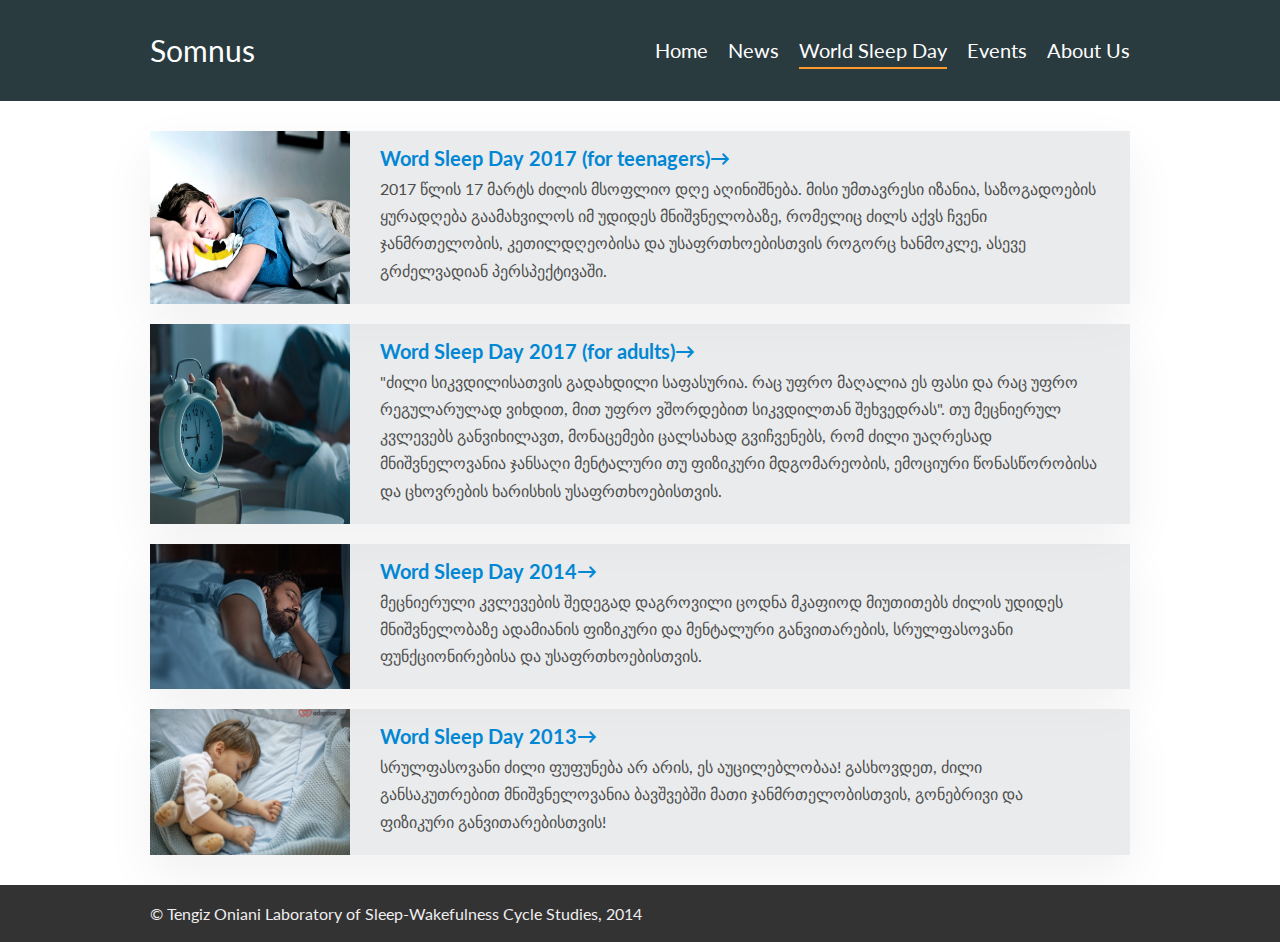
<file: wsds.html>
<!DOCTYPE html>
<html lang="en">
  <head>
    <meta charset="UTF-8" />
    <meta http-equiv="X-UA-Compatible" content="IE=edge" />
    <meta name="viewport" content="width=device-width, initial-scale=1.0" />

    <link href="https://fonts.googleapis.com/css?family=Lato:100,300,400,700,900" rel="stylesheet" />
    <link rel="stylesheet" type="text/css" href="css/main.min.css" />    

    <title>Somnus | WSD</title>
  </head>
  <body>
    <!-- Application -->
    <div class="container">

      <!-- Header -->
      <header class="header">
        <!-- Title -->
        <div class="header__logo-box">
          <span class="header__text">Somnus</span>
        </div>

        <!-- Navbar -->
        <nav class="navigation">
          <ul class="navigation__list">
            <li class="navigation__item"><a href="index.html" class="navigation__link">Home</a></li>
            <li class="navigation__item"><a href="news.html" class="navigation__link">News</a></li>
            <li class="navigation__item navigation__item--active"><a href="wsds.html" class="navigation__link">World Sleep Day</a></li>
            <li class="navigation__item"><a href="index.html#events" class="navigation__link">Events</a></li>
            <li class="navigation__item"><a href="#" class="navigation__link">About Us</a></li>
          </ul>
        </nav>
      </header>

      <!-- Main -->
      <main class="content">
        <div class="content__description">
          <div class="wsd">
            <ul class="wsd__list">
              <li class="wsd__item">
                <div class="wsd__image-box">
                  <img src="/img/wsd-teenager.png" alt="" class="wsd__image">
                </div>
                <div class="wsd__content">
                  <a href="pdf/WSD2017T.pdf" target="_blank" class="wsd__title">Word Sleep Day 2017 (for teenagers)</a>
                  <p class="wsd__description">2017 წლის 17 მარტს ძილის მსოფლიო დღე აღინიშნება. მისი უმთავრესი იზანია, საზოგადოების ყურადღება გაამახვილოს იმ უდიდეს მნიშვნელობაზე, რომელიც ძილს აქვს ჩვენი ჯანმრთელობის, კეთილდღეობისა და უსაფრთხოებისთვის როგორც ხანმოკლე, ასევე გრძელვადიან პერსპექტივაში.</p>
                </div>
              </li>
              <li class="wsd__item">
                <div class="wsd__image-box">
                  <img src="/img/wsd-adult.png" alt="" class="wsd__image">
                </div>
                <div class="wsd__content">
                  <a href="pdf/WSD2017A.pdf" target="_blank" class="wsd__title">Word Sleep Day 2017 (for adults)</a>
                  <p class="wsd__description">"ძილი სიკვდილისათვის გადახდილი საფასურია. რაც უფრო მაღალია ეს ფასი და რაც უფრო რეგულარულად ვიხდით, მით უფრო ვშორდებით სიკვდილთან შეხვედრას". თუ მეცნიერულ კვლევებს განვიხილავთ, მონაცემები ცალსახად გვიჩვენებს, რომ ძილი უაღრესად მნიშვნელოვანია ჯანსაღი მენტალური თუ ფიზიკური მდგომარეობის, ემოციური წონასწორობისა და ცხოვრების ხარისხის უსაფრთხოებისთვის.</p>
                </div>
              </li>
              <li class="wsd__item">
                <div class="wsd__image-box">
                  <img src="/img/wsd-general.png" alt="" class="wsd__image">
                </div>
                <div class="wsd__content">
                  <a href="pdf/WSD2014.pdf" target="_blank" class="wsd__title">Word Sleep Day 2014</a>
                  <p class="wsd__description">მეცნიერული კვლევების შედეგად დაგროვილი ცოდნა მკაფიოდ მიუთითებს ძილის უდიდეს მნიშვნელობაზე ადამიანის ფიზიკური და მენტალური განვითარების, სრულფასოვანი ფუნქციონირებისა და უსაფრთხოებისთვის.</p>
                </div>
              </li>
              <li class="wsd__item">
                <div class="wsd__image-box">
                  <img src="/img/wsd-baby.png" alt="" class="wsd__image">
                </div>
                <div class="wsd__content">
                  <a href="pdf/WSD20133.pdf" target="_blank" class="wsd__title">Word Sleep Day 2013</a>
                  <p class="wsd__description">სრულფასოვანი ძილი ფუფუნება არ არის, ეს აუცილებლობაა! გასხოვდეთ, ძილი განსაკუთრებით მნიშვნელოვანია ბავშვებში მათი ჯანმრთელობისთვის, გონებრივი და ფიზიკური განვითარებისთვის!</p>
                </div>                
              </li>
            </ul>
          </div>
        </div>
      </main>

      <!-- Footer -->
      <footer class="footer">
        &copy; Tengiz Oniani Laboratory of Sleep-Wakefulness Cycle Studies, 2014
      </footer>
    </div>
  </body>
</html>
</file>
<file: css/main.min.css>
*,*::before,*::after{padding:0;margin:0;-webkit-box-sizing:inherit;box-sizing:inherit}html{font-size:62.5%}@media only screen and (max-width: 70.9375em){html{font-size:50%}}body{-webkit-box-sizing:border-box;box-sizing:border-box}hr{margin:0.7rem 0}body{font-family:'Lato', sans-serif;font-weight:400;line-height:1.7}.paragraph{font-family:Verdana, Helvetica, sans-serif;font-size:1.4rem;font-size:1.6rem;color:#333}.paragraph:not(:last-child){margin-bottom:1rem}.heading-tertiary{font-family:Verdana, Helvetica, sans-serif;font-size:1.8rem;color:#000;font-weight:bold}.heading-tertiary:not(:last-child){margin-bottom:1.5rem}::-moz-selection{background-color:#2a3b40;color:#fff}::selection{background-color:#2a3b40;color:#fff}.u-center-text{text-align:center !important}.u-margin-bottom-big{margin-bottom:8rem !important}.u-margin-bottom-medium{margin-bottom:4rem !important}.u-margin-bottom-small{margin-bottom:1.5rem !important}.u-margin-top-medium{margin-top:4rem !important}.u-margin-top-big{margin-top:8rem !important}.u-margin-top-huge{margin-top:10rem !important}.container{display:-webkit-box;display:-webkit-flex;display:-ms-flexbox;display:flex;-webkit-box-orient:vertical;-webkit-box-direction:normal;-webkit-flex-direction:column;-ms-flex-direction:column;flex-direction:column;-webkit-box-pack:stretch;-webkit-justify-content:stretch;-ms-flex-pack:stretch;justify-content:stretch}.header{display:-webkit-box;display:-webkit-flex;display:-ms-flexbox;display:flex;-webkit-box-align:center;-webkit-align-items:center;-ms-flex-align:center;align-items:center;-webkit-box-pack:justify;-webkit-justify-content:space-between;-ms-flex-pack:justify;justify-content:space-between;padding:2.5rem 15rem;background-color:#2a3b40}@media only screen and (max-width: 70.9375em){.header{padding:2.5rem 5rem}}@media only screen and (max-width: 56.25em){.header{padding:2.5rem 3rem}}@media only screen and (max-width: 37.5em){.header{padding:1.5rem 1rem;-webkit-box-orient:vertical;-webkit-box-direction:normal;-webkit-flex-direction:column;-ms-flex-direction:column;flex-direction:column}}.header__text{color:#fff;font-size:3rem}@media only screen and (max-width: 37.5em){.header__text{font-size:2.5rem}}.content{-webkit-box-flex:1;-webkit-flex:1;-ms-flex:1;flex:1}.footer{padding:1.5rem 15rem;background-color:#333;font-size:1.6rem;color:#f0eeee}@media only screen and (max-width: 70.9375em){.footer{padding:1.5rem 5rem}}@media only screen and (max-width: 56.25em){.footer{padding:1.5rem 3rem}}.navigation__list{list-style:none;display:-webkit-box;display:-webkit-flex;display:-ms-flexbox;display:flex}.navigation__item{color:#fff}.navigation__item--active{border-bottom:2px solid #ff992b}.navigation__item:not(:last-child){margin-right:2rem}.navigation__link:link,.navigation__link:visited{text-decoration:none;color:inherit;font-size:2rem;position:relative;z-index:10}@media only screen and (max-width: 37.5em){.navigation__link:link,.navigation__link:visited{font-size:1.4rem}}.redirect-link:link,.redirect-link:visited{display:inline-block;color:#2a3b40;font-size:1.6rem}.redirect-link:link:hover:after,.redirect-link:visited:hover:after{margin-left:0.7rem}.redirect-link:link::before,.redirect-link:visited::before{content:'';display:inline-block;height:1.3rem;width:1.3rem;background-image:url(../img/chevron-thin-right.svg);-webkit-background-size:cover;background-size:cover;margin-right:0.3rem}.redirect-link:link::after,.redirect-link:visited::after{content:'\2192';display:inline-block;-webkit-transition:all 0.3s;-o-transition:all 0.3s;transition:all 0.3s}.gallery{display:-webkit-box;display:-webkit-flex;display:-ms-flexbox;display:flex;-webkit-box-pack:justify;-webkit-justify-content:space-between;-ms-flex-pack:justify;justify-content:space-between;-webkit-flex-wrap:wrap;-ms-flex-wrap:wrap;flex-wrap:wrap}.gallery__photo{width:-webkit-calc(50% - 1rem);width:calc(50% - 1rem);margin-bottom:1rem}.list{list-style:none;margin-bottom:1rem}.list--decorated{list-style-type:disc}.support{margin-top:10rem;display:-webkit-box;display:-webkit-flex;display:-ms-flexbox;display:flex;-webkit-box-orient:vertical;-webkit-box-direction:normal;-webkit-flex-direction:column;-ms-flex-direction:column;flex-direction:column;-webkit-box-pack:left;-webkit-justify-content:left;-ms-flex-pack:left;justify-content:left;-webkit-box-align:center;-webkit-align-items:center;-ms-flex-align:center;align-items:center}.support__image-box{width:70%}.support__image{width:100%}.support__text{font-size:2.4rem;font-weight:bold}.btn-rounded:link,.btn-rounded:visited{text-decoration:none;background-color:#01649d;color:#fff;font-size:1.6rem;padding:1.5rem 2.5rem;-webkit-border-radius:1rem;border-radius:1rem}.carousel{display:-ms-grid;display:grid;-ms-grid-columns:(minmax(33rem, 1fr))[auto-fit];grid-template-columns:repeat(auto-fit, minmax(33rem, 1fr));justify-items:center;-webkit-column-gap:5rem;-moz-column-gap:5rem;column-gap:5rem;row-gap:3.5rem}.carousel__item{max-width:36.5rem;display:-webkit-box;display:-webkit-flex;display:-ms-flexbox;display:flex;-webkit-box-orient:vertical;-webkit-box-direction:normal;-webkit-flex-direction:column;-ms-flex-direction:column;flex-direction:column;-webkit-box-align:start;-webkit-align-items:flex-start;-ms-flex-align:start;align-items:flex-start;color:#555;font-size:1.6rem}.carousel__content{display:-webkit-box;display:-webkit-flex;display:-ms-flexbox;display:flex;-webkit-box-orient:vertical;-webkit-box-direction:normal;-webkit-flex-direction:column;-ms-flex-direction:column;flex-direction:column;-webkit-box-align:start;-webkit-align-items:flex-start;-ms-flex-align:start;align-items:flex-start;background-color:#fff;padding:1.5rem 1.5rem;padding-bottom:2rem;-webkit-box-flex:1;-webkit-flex:1;-ms-flex:1;flex:1}.carousel__image-box{background-color:#fff}.carousel__image{width:100%}.carousel__label{color:inherit;font-weight:bold;font-size:1.4rem;margin-bottom:2rem}.carousel__title{color:inherit;font-weight:bold;font-size:1.6rem}.carousel__description{color:#4f4e4e;margin-bottom:2rem;-webkit-box-flex:1;-webkit-flex:1;-ms-flex:1;flex:1;overflow:hidden}@media only screen and (max-width: 37.5em){.carousel__description{font-size:1.4rem}}.carousel__action,.carousel__action:link,.carousel__action:visited{text-decoration:none;font-weight:bold;color:#555;text-transform:uppercase;border-bottom:5px solid #ff992b;cursor:pointer}.header-fixed{display:-webkit-box;display:-webkit-flex;display:-ms-flexbox;display:flex;-webkit-box-align:center;-webkit-align-items:center;-ms-flex-align:center;align-items:center;-webkit-box-pack:justify;-webkit-justify-content:space-between;-ms-flex-pack:justify;justify-content:space-between;padding:1rem 15rem;width:100%;position:fixed;background-color:#2a3b40;display:none;z-index:1000}@media only screen and (max-width: 56.25em){.header-fixed{padding:2.5rem 3rem}}@media only screen and (max-width: 37.5em){.header-fixed{padding:1.5rem 1rem;-webkit-box-orient:vertical;-webkit-box-direction:normal;-webkit-flex-direction:column;-ms-flex-direction:column;flex-direction:column}}.header-fixed__text{color:#fff;font-size:2rem}@media only screen and (max-width: 37.5em){.header-fixed__text{display:none}}.header-fixed .navigation__link{font-size:1.6rem}@media only screen and (max-width: 37.5em){.header-fixed .navigation__link{font-size:1.4rem}}.speakers{list-style:none;display:-ms-grid;display:grid;-ms-grid-columns:(minmax(25rem, 1fr))[auto-fit];grid-template-columns:repeat(auto-fit, minmax(25rem, 1fr));-webkit-column-gap:3rem;-moz-column-gap:3rem;column-gap:3rem;row-gap:3.5rem}.speakers__item{display:-ms-grid;display:grid;-ms-grid-columns:(1fr)[2];grid-template-columns:repeat(2, 1fr)}.speakers__image-box{width:100%;height:30rem;-ms-grid-row:1;-ms-grid-row-span:1;grid-row:1 / 2;grid-column:1 / -1;z-index:1}.speakers__image{width:100%;height:100%;-o-object-fit:cover;object-fit:cover}.speakers__content{-ms-grid-row:1;-ms-grid-row-span:1;grid-row:1 / 2;grid-column:1 / -1;-ms-grid-column-align:center;justify-self:center;-webkit-align-self:end;-ms-flex-item-align:end;-ms-grid-row-align:end;align-self:end;z-index:3;-webkit-transform:translateY(35%);-ms-transform:translateY(35%);transform:translateY(35%);width:80%;font-size:1.6rem;text-align:center;padding:1.25rem;background-color:#101d2c;color:#ffffff;font-weight:400}.home{display:-webkit-box;display:-webkit-flex;display:-ms-flexbox;display:flex;-webkit-box-pack:justify;-webkit-justify-content:space-between;-ms-flex-pack:justify;justify-content:space-between;-webkit-box-align:center;-webkit-align-items:center;-ms-flex-align:center;align-items:center;background-color:#2a3b40;padding:3rem 15rem;padding-bottom:7rem}@media only screen and (max-width: 70.9375em){.home{padding:3rem 5rem}}@media only screen and (max-width: 56.25em){.home{padding:3rem 3rem;-webkit-box-orient:vertical;-webkit-box-direction:normal;-webkit-flex-direction:column;-ms-flex-direction:column;flex-direction:column}}@media only screen and (max-width: 37.5em){.home__redirect{font-size:1.4rem !important;padding:1rem 2rem !important;text-align:center !important}}.home__image{width:100%;max-width:35rem}@media only screen and (max-width: 56.25em){.home__image{height:25rem;margin-bottom:2rem}}.home__content-box{background-color:rgba(255,255,255,0.8);padding:4rem;display:-webkit-box;display:-webkit-flex;display:-ms-flexbox;display:flex;-webkit-box-orient:vertical;-webkit-box-direction:normal;-webkit-flex-direction:column;-ms-flex-direction:column;flex-direction:column;-webkit-box-align:start;-webkit-align-items:flex-start;-ms-flex-align:start;align-items:flex-start;width:55%;max-width:70rem}@media only screen and (max-width: 70.9375em){.home__content-box{max-width:80rem}}@media only screen and (max-width: 56.25em){.home__content-box{max-width:45rem}}@media only screen and (max-width: 37.5em){.home__content-box{padding:2rem}}.home__title{font-size:3.5rem;color:#ad6c12;margin-bottom:2rem}@media only screen and (max-width: 70.9375em){.home__title{font-size:3rem}}@media only screen and (max-width: 37.5em){.home__title{font-size:2.5rem}}.world-sleep-day{background-color:#d4d8d9;padding:2.5rem 15rem;padding-bottom:5rem}@media only screen and (max-width: 70.9375em){.world-sleep-day{padding:3rem 5rem}}@media only screen and (max-width: 56.25em){.world-sleep-day{padding:3rem 3rem;position:relative;padding-bottom:10rem}}.world-sleep-day__heading{font-size:2rem;text-align:center;line-height:1.5;margin-bottom:3rem}@media only screen and (max-width: 37.5em){.world-sleep-day__heading{font-size:1.6rem}}.world-sleep-day__title-action{color:#01649d}.world-sleep-day__title{color:#ad6c12}.world-sleep-day__browse{display:inline-block;width:30rem;text-align:center;margin-top:5rem}@media only screen and (max-width: 56.25em){.world-sleep-day__browse{position:absolute;bottom:0;left:50%;-webkit-transform:translateX(-50%) translateY(-40%);-ms-transform:translateX(-50%) translateY(-40%);transform:translateX(-50%) translateY(-40%)}}.events{background-color:#2a3b40;padding:2.5rem 15rem;padding-bottom:4rem}@media only screen and (max-width: 70.9375em){.events{padding:3rem 5rem}}@media only screen and (max-width: 56.25em){.events{padding:3rem 3rem}}.events__heading{font-size:2rem;text-align:center;line-height:1.5;margin-bottom:3rem}.events__main-title{color:#fff}.events__list{list-style:none}.events__item{display:-webkit-box;display:-webkit-flex;display:-ms-flexbox;display:flex;-webkit-box-pack:start;-webkit-justify-content:flex-start;-ms-flex-pack:start;justify-content:flex-start;font-size:1.6rem}.events__item:not(:last-child){margin-bottom:3rem}@media only screen and (max-width: 56.25em){.events__item{-webkit-box-orient:vertical;-webkit-box-direction:normal;-webkit-flex-direction:column;-ms-flex-direction:column;flex-direction:column}}.events__image-box{width:25rem;margin-right:3rem}.events__image{width:25rem;height:15rem}.events__title,.events__title:link,.events__title:visited{text-decoration:none;font-size:2rem;color:#0287d4;font-weight:bold;cursor:pointer}.events__title:hover:after,.events__title:link:hover:after,.events__title:visited:hover:after{margin-left:0.7rem}.events__title::after,.events__title:link::after,.events__title:visited::after{content:'\2192';display:inline-block;-webkit-transition:all 0.3s;-o-transition:all 0.3s;transition:all 0.3s}.events__description{color:#fff}.content__description{padding:3rem 15rem}@media only screen and (max-width: 56.25em){.content__description{padding:3rem 10rem}}@media only screen and (max-width: 37.5em){.content__description{padding:3rem 3rem}}.wsd__list{list-style:none}.wsd__item{display:-webkit-box;display:-webkit-flex;display:-ms-flexbox;display:flex;-webkit-box-pack:start;-webkit-justify-content:flex-start;-ms-flex-pack:start;justify-content:flex-start;background-color:rgba(212,216,217,0.5);-webkit-box-shadow:0 2rem 5rem rgba(0,0,0,0.06);box-shadow:0 2rem 5rem rgba(0,0,0,0.06)}.wsd__item:not(:last-child){margin-bottom:2rem}@media only screen and (max-width: 37.5em){.wsd__item{-webkit-box-orient:vertical;-webkit-box-direction:normal;-webkit-flex-direction:column;-ms-flex-direction:column;flex-direction:column}}.wsd__content{padding:2rem 3rem;padding-top:1rem}@media only screen and (max-width: 56.25em){.wsd__image-box{width:100%}}.wsd__image{width:20rem;height:100%}@media only screen and (max-width: 56.25em){.wsd__image{width:100%}}.wsd__title:link,.wsd__tile:visited{display:inline-block;text-decoration:none;color:#0287d4;font-weight:bold;font-size:2rem;cursor:pointer}.wsd__title:link:hover:after,.wsd__tile:visited:hover:after{margin-left:0.7rem}.wsd__title:link::after,.wsd__tile:visited::after{content:'\2192';display:inline-block;-webkit-transition:all 0.3s;-o-transition:all 0.3s;transition:all 0.3s}.wsd__description{font-size:1.6rem;color:#4f4e4e}.chqvi__image-box{margin-bottom:5rem;width:100%}.chaqvi__image{width:100%;-o-object-fit:cover;object-fit:cover}
</file>
